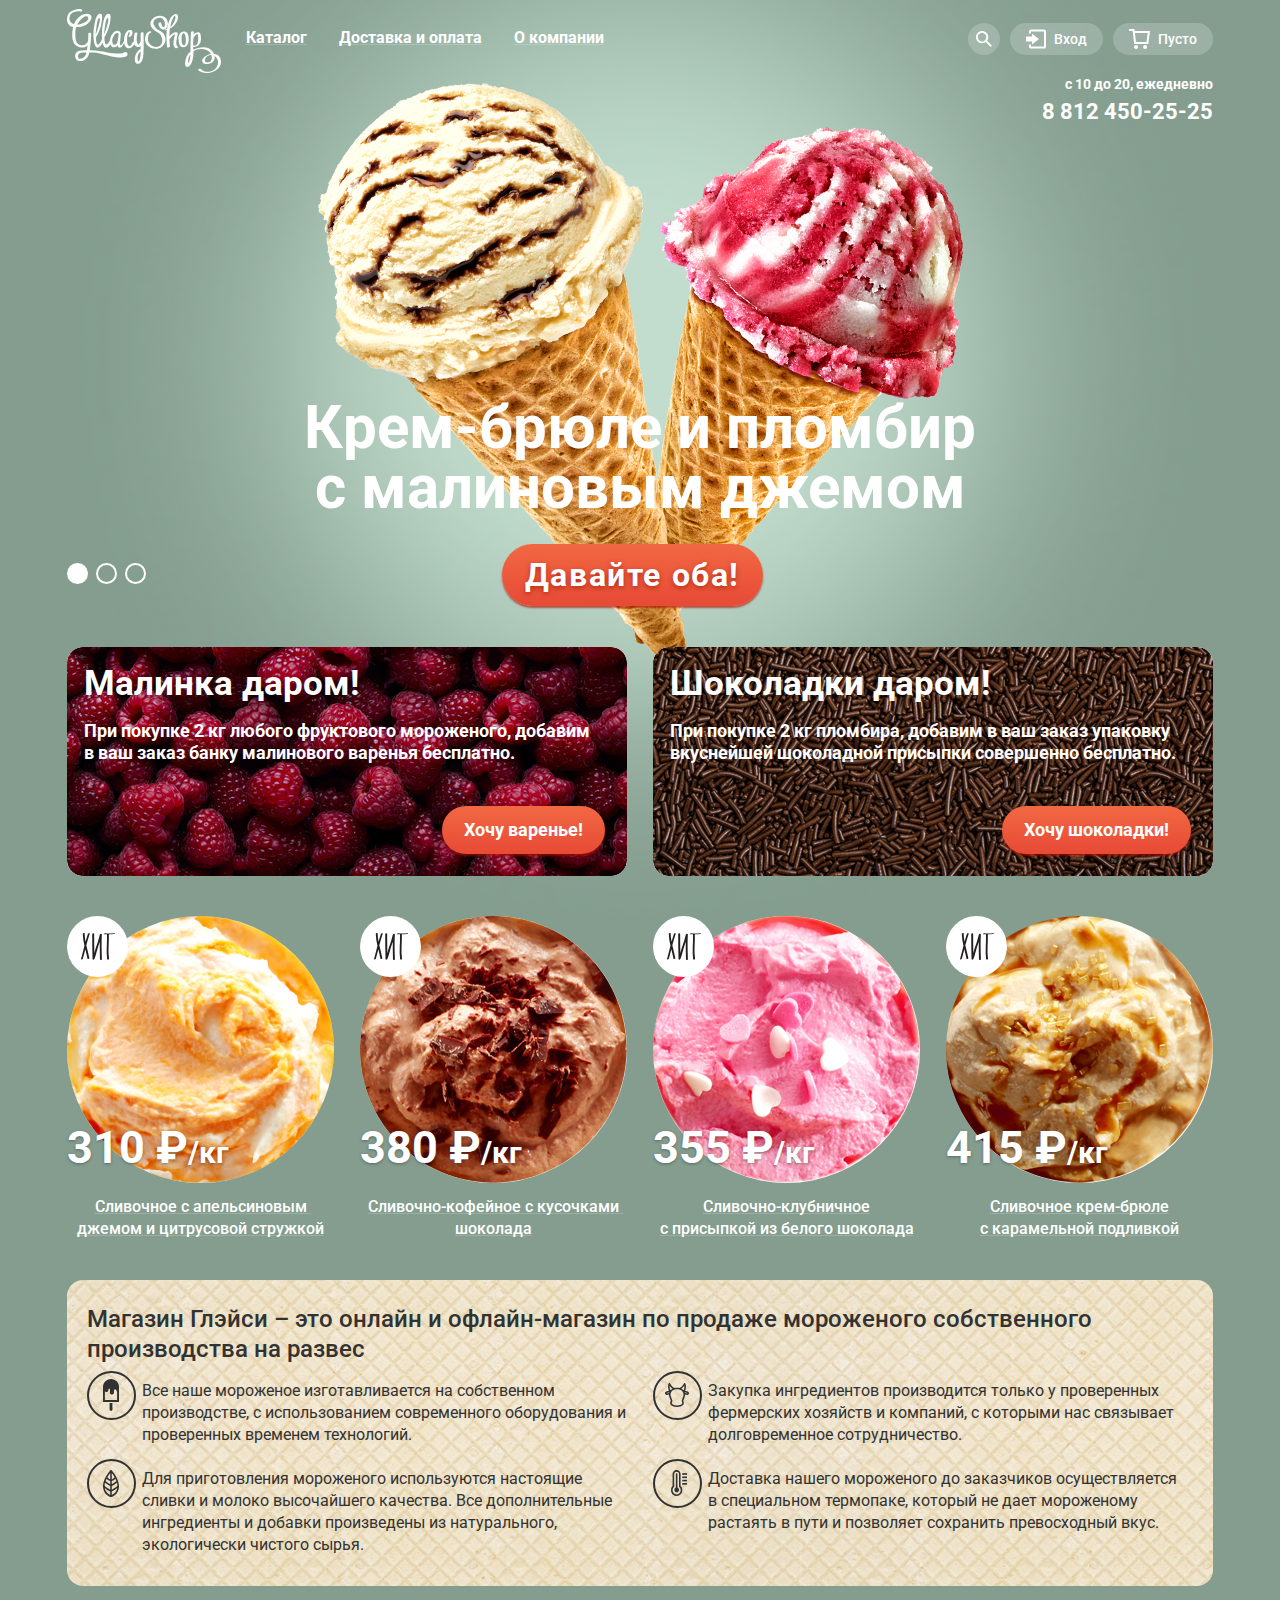
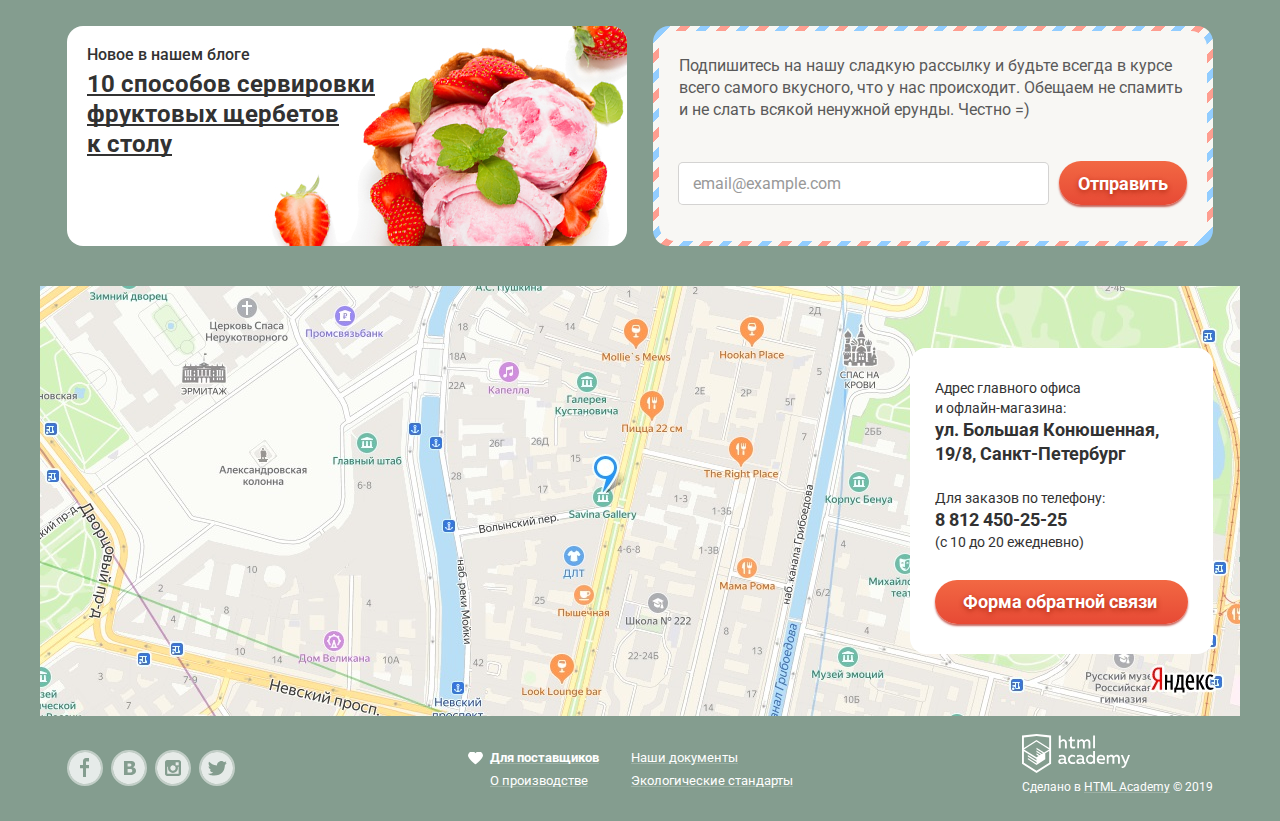
<file: index.html>
<!DOCTYPE html>
<html class="page" lang="ru">
  <head>
    <meta charset="utf-8">
	<title>HTML Academy: Глейси</title>
	<link href="https://fonts.googleapis.com/css2?family=Roboto:wght@400;500;700&display=swap" rel="stylesheet">
	<link href="css/normalize.min.css" rel="stylesheet">
	<link href="css/style.min.css" rel="stylesheet">
  </head>
  <body class="page-body slider-content-1">
	
	<header class="main-header">
		<div class="wrapper">
			<nav class="main-nav">

				<div class="main-nav-top">
					<a class="main-header-logo">
						<img src="img/logo.svg" width="154" height="64" alt="Логотип магазина мороженого Глэйси">
					</a>
		
					<ul class="site-nav">
						<li class="site-nav-item menu-catalog">
							<a href="blank.html">Каталог</a>
							<ul class="popup submenu-catalog">
								<li class="submenu-catalog-item new"><a href="blank.html">Новинки</a></li>
								<li class="submenu-catalog-item"><a href="catalog.html">Сливочное</a></li>
								<li class="submenu-catalog-item"><a href="blank.html">Щербеты</a></li>
								<li class="submenu-catalog-item"><a href="blank.html">Фруктовый лед</a></li>
								<li class="submenu-catalog-item"><a href="blank.html">Мелорин</a></li>
							</ul>
						</li>
						<li class="site-nav-item"><a href="blank.html">Доставка и оплата</a></li>
						<li class="site-nav-item"><a href="blank.html">О компании</a></li>
					</ul>
		
					<div class="user-wrapper">
						<div class="user-wrapper-item search-wrapper">
							<a class="user-wrapper-item-button search" href="blank.html">
								<svg aria-hidden="true" focusable="false" width="16" height="16" viewBox="0 0 16 16" fill="none" xmlns="http://www.w3.org/2000/svg">
									<path d="M16 14.6652L11.0785 9.73294C11.9827 8.48188 12.3826 6.93501 12.1984 5.40134C12.0141 3.86767 11.2594 2.4601 10.0848 1.45982C8.91022 0.45954 7.40233 -0.0598191 5.86234 0.00548954C4.32234 0.0707982 2.86363 0.715967 1.77757 1.81212C0.691516 2.90827 0.0580813 4.3747 0.0038002 5.91849C-0.050481 7.46228 0.478388 8.96976 1.48476 10.1398C2.49113 11.3098 3.90092 12.0563 5.43251 12.2301C6.96409 12.4039 8.50472 11.9922 9.74663 11.0772L14.6586 16L16 14.6652ZM6.08152 10.3767C5.24079 10.3767 4.41895 10.1268 3.71991 9.65874C3.02087 9.19063 2.47604 8.5253 2.15431 7.74687C1.83258 6.96844 1.7484 6.11188 1.91241 5.28551C2.07643 4.45913 2.48128 3.70006 3.07576 3.10427C3.67024 2.50849 4.42766 2.10276 5.25223 1.93838C6.0768 1.77401 6.93149 1.85837 7.70822 2.1808C8.48495 2.50324 9.14883 3.04927 9.61591 3.74983C10.083 4.4504 10.3323 5.27404 10.3323 6.11661C10.3298 7.24568 9.88115 8.3278 9.08451 9.12618C8.28788 9.92456 7.20813 10.3742 6.08152 10.3767Z" fill="white"/>
								</svg>
								<span class="visually-hidden">Поиск</span>
							</a>
							<div class="popup popup-search">
								<form action="#" method="get">
									<label class="visually-hidden" for="search-field">Поиск</label>
									<input class="input-field" type="search" name="search" id="search-field" placeholder="Крем-брюле">
								</form>
							</div>
						</div>
	
						<div class="user-wrapper-item login-wrapper">
							<a class="user-wrapper-item-button login-link" href="blank.html">
								<svg aria-hidden="true" focusable="false" width="20" height="20" viewBox="0 0 20 19" fill="none" xmlns="http://www.w3.org/2000/svg">
									<path d="M6.04 14.88L12.96 9.5L6.04 4.13V7.04H0V11.96H6.04V14.88Z" fill="white"/>
									<path d="M18 0H5C4.46957 0 3.96086 0.210714 3.58579 0.585786C3.21071 0.960859 3 1.46957 3 2V4H5V2H18V17H5V15H3V17C3 17.5304 3.21071 18.0391 3.58579 18.4142C3.96086 18.7893 4.46957 19 5 19H18C18.5304 19 19.0391 18.7893 19.4142 18.4142C19.7893 18.0391 20 17.5304 20 17V2C20 1.46957 19.7893 0.960859 19.4142 0.585786C19.0391 0.210714 18.5304 0 18 0Z" fill="white"/>
								</svg>
								Вход
							</a>
							<div class="popup popup-login">
								<form class="login-form" action="#" method="post">
									<label class="visually-hidden" for="login-email">Электронная почта</label>
									<input class="input-field" type="email" name="login" id="login-email" placeholder="email@example.com" required>
									<label class="visually-hidden" for="login-password">Пароль</label>
									<input class="input-field" type="password" name="password" id="login-password" placeholder="......" required>
									<div class="login-form-bottom">
										<button class="button login-button" type="submit">Войти</button>
										<div class="login-form-help">
											<a class="restore link-dark" href="blank.html">Забыли пароль?</a>
											<a class="registration link-dark" href="blank.html">Новая регистрация</a>
										</div>
									</div>
								</form>							
							</div>
						</div>
	
						<div class="user-wrapper-item cart-wrapper">
							<a class="user-wrapper-item-button cart">
								<svg aria-hidden="true" focusable="false" width="21" height="20" viewBox="0 0 21 20" fill="none" xmlns="http://www.w3.org/2000/svg">
									<path d="M7.03359 20C8.14664 20 9.04894 19.1046 9.04894 18C9.04894 16.8954 8.14664 16 7.03359 16C5.92054 16 5.01823 16.8954 5.01823 18C5.01823 19.1046 5.92054 20 7.03359 20Z" fill="white"/>
									<path d="M16.1027 20C17.2157 20 18.118 19.1046 18.118 18C18.118 16.8954 17.2157 16 16.1027 16C14.9896 16 14.0873 16.8954 14.0873 18C14.0873 19.1046 14.9896 20 16.1027 20Z" fill="white"/>
									<path d="M5.70345 2L5.46161 0H0V2H3.66795L5.17946 15H19.2869L21 2H5.70345ZM17.5034 13H6.97313L5.96545 4H18.6924L17.5034 13Z" fill="white"/>
									<path class="cart-icon-content" d="M5.93506 4.03003L6.97297 13H17.5032L18.6923 4.03003H5.93506Z" fill="none"/>
								</svg>															
								<span class="cart-text">Пусто</span>
							</a>
							<div class="popup popup-cart">
								<table class="cart-table">
									<tbody>
										<tr>
											<td class="cell-remove-button">
												<button class="cart-remove" type="button" aria-label="Удалить"></button>
											</td>
											<td class="cell-cart-image">
												<img src="img/creamy-orange-jam-citrus-flakes.jpg" width="33" height="33" alt="Мороженое пломбир с апельсиновым джемом">
											</td>
											<td class="cell-cart-item-name">
												Пломбир с апельсиновым джемом
											</td>
											<td class="cell-price-calculation">
												1,5 кг х <span class="price-per-kg">200 руб.</span>
											</td>
											<td class="cell-total-item-price">
												300 руб.
											</td>
										</tr>
	
										<tr>
											<td class="cell-remove-button">
												<button class="cart-remove" type="button" aria-label="Удалить"></button>
											</td>
											<td class="cell-cart-image">
												<img src="img/creamy-strawberry-white-chocolate-powder.jpg" width="33" height="33" alt="Мороженое клубничный пломбир с присыпкой из белого шоколада в виде сердечек">
											</td>
											<td class="cell-cart-item-name">
												Клубничный пломбир с присыпкой<br>из белого шоколада
											</td>
											<td class="cell-price-calculation">
												1,5 кг х <span class="price-per-kg">300 руб.</span>
											</td>
											<td class="cell-total-item-price">
												450 руб.
											</td>
										</tr>
									</tbody>
								</table>
								<p class="final-price">Итого: 750 руб.</p>
								<a class="button checkout-link" href="blank.html">Оформить заказ</a>
							</div>
						</div>
					</div>
				</div>
	
				<div class="main-nav-bottom site-info-wrapper">
					<p>с 10 до 20, ежедневно</p>
					<a class="site-info-phone" href="tel:88124502525">8 812 450-25-25</a>
				</div>
	
			</nav>
		</div>
	</header>
	
	<main>
		<div class="wrapper">
			<h1 class="visually-hidden">Магазин мороженого Глэйси</h1>		

			<div class="slider">
				<div class="slider-content-wrapper">
					<div class="slider-content current">
						<p class="slider-text">Крем-брюле и пломбир с малиновым джемом</p>
						<a class="button slider-button text-shadow" href="blank.html">Давайте оба!</a>
					</div>
					<div class="slider-content">
						<p class="slider-text">Шоколадный пломбир<br>и лимонный сорбет</p>
						<a class="button slider-button text-shadow" href="blank.html">Давайте оба!</a>
					</div>
					<div class="slider-content">
						<p class="slider-text">Пломбир с помадкой<br>и клубничный щербет</p>
						<a class="button slider-button text-shadow" href="blank.html">Давайте оба!</a>
					</div>
				</div>
				<div class="slider-controls">
					<button class="current" type="button" aria-label="Первый слайд"></button>
					<button type="button" aria-label="Второй слайд"></button>
					<button type="button" aria-label="Третий слайд"></button>
				</div>
			</div>

			<section class="promo">
				<h2 class="visually-hidden">Акции</h2>
				<ul class="promo-list">
					<li class="promo-item">
						<h3>Малинка даром!</h3>
						<p>При покупке 2 кг любого фруктового мороженого, добавим <br>в ваш заказ банку малинового варенья бесплатно.</p>
						<a class="button promo-button" href="blank.html">Хочу варенье!</a>
					</li>
					<li class="promo-item">
						<h3>Шоколадки даром!</h3>
						<p>При покупке 2 кг пломбира, добавим в ваш заказ упаковку вкуснейшей шоколадной присыпки совершенно бесплатно.</p>
						<a class="button promo-button" href="blank.html">Хочу шоколадки!</a>
					</li>
				</ul>
			</section>

			<section class="hits">
				<h2 class="visually-hidden">Хиты</h2>
				<ul class="catalog-list">
					<li class="hits-item catalog-item" aria-label="Хит">
						<a href="blank.html">
							<h3>Сливочное с апельсиновым джемом и цитрусовой стружкой</h3>
							<div class="catalog-image">
								<img src="img/creamy-orange-jam-citrus-flakes.jpg" width="267" height="267" alt="Сливочное мороженое с апельсиновым джемом и цитрусовой стружкой">
								<p class="catalog-item-price">310 ₽<span>/кг</span></p>
							</div>
						</a>
						<button class="button" type="button">Быстрый просмотр</button>
					</li>
					<li class="hits-item catalog-item" aria-label="Хит">
						<a href="blank.html">
							<h3>Сливочно-кофейное с кусочками шоколада</h3>
							<div class="catalog-image">
								<img src="img/creamy-coffee-chocolate-pieces.jpg" width="267" height="267" alt="Сливочно-кофейное мороженое с кусочками шоколада">
								<p class="catalog-item-price">380 ₽<span>/кг</span></p>
							</div>
						</a>						
						<button class="button" type="button">Быстрый просмотр</button>
					</li>
					<li class="hits-item catalog-item" aria-label="Хит">
						<a href="blank.html">
							<h3>Сливочно-клубничное&#10;с присыпкой из белого шоколада</h3>
							<div class="catalog-image">
								<img src="img/creamy-strawberry-white-chocolate-powder.jpg" width="267" height="267" alt="Сливочно-клубничное мороженое с присыпкой из белого шоколада в форме сердечек">
								<p class="catalog-item-price">355 ₽<span>/кг</span></p>
							</div>
						</a>					
						<button class="button" type="button">Быстрый просмотр</button>
					</li>
					<li class="hits-item catalog-item" aria-label="Хит">
						<a href="blank.html">
							<h3>Сливочное крем-брюле&#10;с карамельной подливкой</h3>
							<div class="catalog-image">
								<img src="img/creamy-creme-brulee-caramel-sauce.jpg" width="267" height="267" alt="Сливочное крем-брюле с карамельной подливкой">
								<p class="catalog-item-price">415 ₽<span>/кг</span></p>
							</div>
						</a>
						<button class="button" type="button">Быстрый просмотр</button>
					</li>
				</ul>
			</section>

			<section class="features">
				<h2 class="visually-hidden">Преимущества</h2>
				<p class="features-title">Магазин Глэйси – это онлайн и офлайн-магазин по продаже мороженого собственного производства на развес</p>
				<ul class="features-list">
					<li class="features-item icecream">Все наше мороженое изготавливается на собственном производстве, с использованием современного оборудования и проверенных временем технологий.</li>
					<li class="features-item eco">Закупка ингредиентов производится только у проверенных фермерских хозяйств и компаний, с которыми нас связывает долговременное сотрудничество.</li>
					<li class="features-item cow">Для приготовления мороженого используются настоящие сливки и молоко высочайшего качества. Все дополнительные ингредиенты и добавки произведены из натурального, экологически чистого сырья.</li>
					<li class="features-item temperature">Доставка нашего мороженого до заказчиков осуществляется<br> в специальном термопаке, который не дает мороженому растаять в пути и позволяет сохранить превосходный вкус.</li>
				</ul>
			</section>

			<div class="index-column">
				<article class="news">
					<h2 class="news-title">Новое в нашем блоге</h2>
					<a class="news-link link-dark" href="blank.html">10 способов сервировки <br>фруктовых щербетов <br>к столу</a>
				</article>
		
				<article class="appointment">
					<h2 class="visually-hidden">Подписка</h2>
					<p class="appointment-info">Подпишитесь на нашу сладкую рассылку и будьте всегда в курсе всего самого вкусного, что у нас происходит. Обещаем не спамить и не слать всякой ненужной ерунды. Честно =)</p>
					<form class="appointment-form" action="#" method="post">
						<label class="visually-hidden" for="email-field">Электронная почта</label>
						<input class="input-field appointment-input" type="email" name="email" id="email-field" placeholder="email@example.com">
						<button class="button text-shadow" type="submit">Отправить</button>
					</form>
				</article>
			</div>
		</div>

		<section class="contacts">
			<h2 class="visually-hidden">Контактная информация</h2>
			<iframe src="https://yandex.ru/map-widget/v1/?um=constructor%3A5ae12363a29c06c90c9938c125b52294bc91f0bd30602f943e3e665a84178cf3&amp;source=constructor" height="430"></iframe>
			<div class="wrapper contacts-info-wrapper">
				<div class="contacts-info">
					<p class="contacts-address">
						Адрес главного офиса<br> и офлайн-магазина:<br>
						<span>ул. Большая Конюшенная, 19/8, Санкт-Петербург</span>
					</p>
					<p>
						Для заказов по телефону:<br>
						<a class="contacts-phone" href="tel:88124502525">8 812 450-25-25</a><br>
						(с 10 до 20 ежедневно)
					</p>
					<a class="button contacts-button text-shadow" href="blank.html">Форма обратной связи</a>
				</div>
			</div>
		</section>
	</main>
	
	<footer class="page-footer main-footer">

		<div class="wrapper">
			<div class="main-footer-inner">
				<section class="footer-socials">
					<h2 class="visually-hidden">Социальные сети</h2>
					<ul class="footer-social-list">
						<li>
							<a class="social-button" href="#">
								<span class="visually-hidden">Фейсбук</span>
								<svg aria-hidden="true" focusable="false" width="36" height="36" viewBox="0 0 36 36" fill="none" xmlns="http://www.w3.org/2000/svg">
									<path class="social-button-outline" d="M18 35C27.3888 35 35 27.3888 35 18C35 8.61116 27.3888 1 18 1C8.61116 1 1 8.61116 1 18C1 27.3888 8.61116 35 18 35Z" stroke="white" stroke-opacity="0.5" stroke-width="2"/>
									<path class="social-button-icon" d="M18 2C14.8355 2 11.7421 2.93838 9.11088 4.69649C6.4797 6.45459 4.42894 8.95345 3.21793 11.8771C2.00693 14.8007 1.69008 18.0177 2.30744 21.1214C2.92481 24.2251 4.44866 27.0761 6.6863 29.3137C8.92394 31.5513 11.7749 33.0752 14.8786 33.6926C17.9823 34.3099 21.1993 33.9931 24.1229 32.7821C27.0466 31.5711 29.5454 29.5203 31.3035 26.8891C33.0616 24.2579 34 21.1645 34 18C34 13.7565 32.3143 9.68687 29.3137 6.68629C26.3131 3.68571 22.2435 2 18 2ZM22.06 11.45H19V14.9H22V18.34H19V27H16V18.34H13V14.9H16V11.45C15.9449 10.5957 16.2291 9.75426 16.7908 9.1083C17.3525 8.46234 18.1464 8.06407 19 8H22V11.45H22.06Z" fill="white" fill-opacity="0.8"/>
								</svg>						
							</a>
						</li>
						<li>
							<a class="social-button" href="#">
								<span class="visually-hidden">Вконтакте</span>
								<svg aria-hidden="true" focusable="false" width="36" height="36" viewBox="0 0 36 36" fill="none" xmlns="http://www.w3.org/2000/svg">
									<path class="social-button-outline" d="M18 35C27.3888 35 35 27.3888 35 18C35 8.61116 27.3888 1 18 1C8.61116 1 1 8.61116 1 18C1 27.3888 8.61116 35 18 35Z" stroke="white" stroke-opacity="0.5" stroke-width="2"/>
									<path d="M18.64 16.49C18.9652 16.4904 19.2875 16.4293 19.59 16.31C19.8645 16.2077 20.0922 16.0085 20.23 15.75C20.3343 15.4964 20.3854 15.2241 20.38 14.95C20.376 14.7057 20.3143 14.4659 20.2 14.25C20.0714 14.0066 19.8523 13.8235 19.59 13.74C19.2687 13.627 18.9306 13.5695 18.59 13.57H16.59V16.57H17.16C17.75 16.52 18.24 16.51 18.64 16.49Z" fill="white" fill-opacity="0.8"/>
									<path d="M20.12 19.08C19.751 19.0101 19.3752 18.9832 19 19H16.61V22.5H19.06C19.4757 22.4953 19.8865 22.4104 20.27 22.25C20.591 22.1392 20.8632 21.9199 21.04 21.63C21.1865 21.3527 21.2621 21.0436 21.26 20.73C21.2753 20.3782 21.1848 20.0298 21 19.73C20.7922 19.4167 20.4806 19.1865 20.12 19.08Z" fill="white" fill-opacity="0.8"/>
									<path class="social-button-icon" d="M18 2C14.8355 2 11.7421 2.93838 9.11088 4.69649C6.4797 6.45459 4.42894 8.95345 3.21793 11.8771C2.00693 14.8007 1.69008 18.0177 2.30744 21.1214C2.92481 24.2251 4.44866 27.0761 6.6863 29.3137C8.92394 31.5513 11.7749 33.0752 14.8786 33.6926C17.9823 34.3099 21.1993 33.9931 24.1229 32.7821C27.0466 31.5711 29.5454 29.5203 31.3035 26.8891C33.0616 24.2579 34 21.1645 34 18C34 13.7565 32.3143 9.68687 29.3137 6.68629C26.3131 3.68571 22.2435 2 18 2ZM24.6 22.53C24.3376 23.056 23.9537 23.5119 23.48 23.86C22.9342 24.2714 22.3122 24.5705 21.65 24.74C20.8286 24.9383 19.9848 25.029 19.14 25.01H13V11H18.45C19.2781 10.9868 20.1063 11.0235 20.93 11.11C21.473 11.194 21.9994 11.3627 22.49 11.61C22.9868 11.8462 23.4013 12.2258 23.68 12.7C23.9455 13.1728 24.0801 13.7079 24.07 14.25C24.0819 14.8916 23.8931 15.5209 23.53 16.05C23.1452 16.588 22.6142 17.0045 22 17.25V17.32C22.8272 17.4588 23.5898 17.8541 24.18 18.45C24.7295 19.0712 25.0163 19.8815 24.98 20.71C25.0043 21.3386 24.8738 21.9636 24.6 22.53Z" fill="white" fill-opacity="0.8"/>
								</svg>	
							</a>
						</li>
						<li>
							<a class="social-button" href="#">
								<span class="visually-hidden">Инстаграм</span>
								<svg aria-hidden="true" focusable="false" width="36" height="36" viewBox="0 0 36 36" fill="none" xmlns="http://www.w3.org/2000/svg">
									<path class="social-button-outline" d="M18 35C27.3888 35 35 27.3888 35 18C35 8.61116 27.3888 1 18 1C8.61116 1 1 8.61116 1 18C1 27.3888 8.61116 35 18 35Z" stroke="white" stroke-opacity="0.5" stroke-width="2"/>
									<g class="social-button-icon" opacity="0.8">
										<path d="M22.92 18C22.92 19.3155 22.3974 20.5771 21.4673 21.5072C20.5371 22.4374 19.2755 22.96 17.96 22.96C16.6445 22.96 15.3829 22.4374 14.4528 21.5072C13.5226 20.5771 13 19.3155 13 18C13.001 17.6158 13.048 17.233 13.14 16.86H12.24V23.7H23.64V16.86H22.74C22.8406 17.2325 22.901 17.6147 22.92 18Z" fill="white"/>
										<path d="M18 20.66C18.5252 20.656 19.0375 20.4967 19.4723 20.202C19.9071 19.9073 20.245 19.4905 20.4432 19.0042C20.6415 18.5178 20.6913 17.9836 20.5864 17.4689C20.4816 16.9542 20.2266 16.4821 19.8539 16.1121C19.4811 15.7421 19.0071 15.4908 18.4916 15.3897C17.9762 15.2887 17.4424 15.3425 16.9575 15.5445C16.4726 15.7464 16.0584 16.0873 15.7669 16.5243C15.4755 16.9613 15.32 17.4748 15.32 18C15.3213 18.3506 15.3917 18.6976 15.5271 19.021C15.6625 19.3444 15.8602 19.638 16.1091 19.8851C16.358 20.1321 16.653 20.3276 16.9775 20.4606C17.3019 20.5936 17.6494 20.6613 18 20.66Z" fill="white"/>
										<path d="M23.68 12.3H20.64V15.34H23.68V12.3Z" fill="white"/>
										<path d="M18 2C14.8355 2 11.7421 2.93838 9.11088 4.69649C6.4797 6.45459 4.42894 8.95345 3.21793 11.8771C2.00693 14.8007 1.69008 18.0177 2.30744 21.1214C2.92481 24.2251 4.44866 27.0761 6.6863 29.3137C8.92394 31.5513 11.7749 33.0752 14.8786 33.6926C17.9823 34.3099 21.1993 33.9931 24.1229 32.7821C27.0466 31.5711 29.5454 29.5203 31.3035 26.8891C33.0616 24.2579 34 21.1645 34 18C34 13.7565 32.3143 9.68687 29.3137 6.68629C26.3131 3.68571 22.2435 2 18 2ZM26 23.7C26.0027 24.0045 25.9444 24.3064 25.8285 24.588C25.7127 24.8696 25.5416 25.1251 25.3253 25.3395C25.1091 25.5539 24.8521 25.7228 24.5695 25.8362C24.2869 25.9497 23.9845 26.0054 23.68 26H12.28C11.9793 25.9987 11.6818 25.9382 11.4044 25.8219C11.1271 25.7056 10.8754 25.5358 10.6637 25.3222C10.4519 25.1086 10.2844 24.8554 10.1705 24.5771C10.0566 24.2988 9.99869 24.0007 10 23.7V12.3C9.99869 11.9993 10.0566 11.7012 10.1705 11.4229C10.2844 11.1446 10.4519 10.8914 10.6637 10.6778C10.8754 10.4642 11.1271 10.2944 11.4044 10.1781C11.6818 10.0618 11.9793 10.0013 12.28 10H23.67C23.9749 9.99467 24.2778 10.0503 24.561 10.1636C24.8441 10.2769 25.1017 10.4457 25.3188 10.6599C25.5358 10.8742 25.7079 11.1296 25.8249 11.4112C25.9418 11.6929 26.0014 11.995 26 12.3V23.7Z" fill="white"/>
									</g>
								</svg>					
							</a>
						</li>
						<li>
							<a class="social-button" href="#">
								<span class="visually-hidden">Твиттер</span>
								<svg aria-hidden="true" focusable="false" width="36" height="36" viewBox="0 0 36 36" fill="none" xmlns="http://www.w3.org/2000/svg">
									<path class="social-button-outline" d="M18 35C27.3888 35 35 27.3888 35 18C35 8.61116 27.3888 1 18 1C8.61116 1 1 8.61116 1 18C1 27.3888 8.61116 35 18 35Z" stroke="white" stroke-opacity="0.5" stroke-width="2"/>
									<path class="social-button-icon" d="M18 2C14.8355 2 11.7421 2.93838 9.11088 4.69649C6.4797 6.45459 4.42894 8.95345 3.21793 11.8771C2.00693 14.8007 1.69008 18.0177 2.30744 21.1214C2.92481 24.2251 4.44866 27.0761 6.6863 29.3137C8.92394 31.5513 11.7749 33.0752 14.8786 33.6926C17.9823 34.3099 21.1993 33.9931 24.1229 32.7821C27.0466 31.5711 29.5454 29.5203 31.3035 26.8891C33.0616 24.2579 34 21.1645 34 18C34 13.7565 32.3143 9.68687 29.3137 6.68629C26.3131 3.68571 22.2435 2 18 2ZM25.94 14.81C25.69 21.33 22.48 25.64 14.94 25.51H14.46C14.01 25.51 9.91001 25.07 9.11001 23.69C10.8989 23.9555 12.7228 23.5494 14.23 22.55C13.18 22.26 11.31 22.09 10.98 19.7C11.3928 19.8642 11.8441 19.9058 12.28 19.82C11 19 9.53001 18.3 9.61001 16.17C10.028 16.4893 10.5445 16.652 11.07 16.63C10.3 16.4 8.92001 13.39 10.07 11.85C12.07 13.64 14.14 15.33 17.87 15.49C18.1 13.28 19.11 11.79 21.04 11.17C21.7375 10.9333 22.4908 10.9157 23.1986 11.1195C23.9065 11.3232 24.5351 11.7387 25 12.31C25.74 12.08 26.45 11.84 27.19 11.62C27.1758 11.9571 27.0846 12.2865 26.9234 12.5829C26.7622 12.8793 26.5353 13.1349 26.26 13.33C26.5167 13.3601 26.7768 13.3336 27.0221 13.2524C27.2674 13.1712 27.492 13.0372 27.68 12.86C27.5628 13.2985 27.3443 13.7034 27.0421 14.0421C26.7399 14.3808 26.3624 14.6438 25.94 14.81Z" fill="white" fill-opacity="0.8"/>
								</svg>			
							</a>
						</li>
					</ul>
				</section>
				<section class="footer-additional">
					<h2 class="visually-hidden">Дополнительная информация</h2>
					<a class="link-light favorites" href="blank.html">Для поставщиков</a>
					<a class="link-light" href="blank.html">Наши документы</a>
					<a class="link-light" href="blank.html">О производстве</a>
					<a class="link-light" href="blank.html">Экологические стандарты</a>
				</section>
				<div class="footer-copyright">
					<a href="https://htmlacademy.ru/intensive/htmlcss">
						<img src="img/logo-site-developer.svg" width="108" height="39" alt="Логотип HTML Academy">
					</a>
					<p>Сделано в <a class="link-light" href="https://htmlacademy.ru/intensive/htmlcss">HTML Academy</a> © 2019</p>
				</div>
			</div>
		</div>	

	</footer>

	<div class="overlay overlay-feedback">
		<section class="modal modal-feedback">
			<h2 class="visually-hidden">Обратная связь</h2>
			<button class="modal-close" type="button" aria-label="Закрыть"></button>
			<p class="modal-title">Мы обязательно вам ответим!</p>
			<form class="modal-feedback-form" action="https://echo.htmlacademy.ru/" method="post">
				<label class="visually-hidden" for="feedback-username">Имя и фамилия</label>
				<input class="input-field modal-feedback-username" type="text" name="username" id="feedback-username" placeholder="Имя Фамилия">
				<label class="visually-hidden" for="feedback-email">Электронная почта</label>
				<input class="input-field modal-feedback-email" type="email" name="email" id="feedback-email" placeholder="email@example.com">
				<label class="visually-hidden" for="feedback-text-field">Текст обратной связи</label>
				<textarea class="input-field modal-feedback-text" name="feedback-text" id="feedback-text-field" placeholder="В свободной форме"></textarea>
				<button class="button submit-button" type="submit">Отправить</button>
			</form>	
		</section>
	</div>

	<script src="js/script.min.js"></script>

  </body>
</html>
</file>
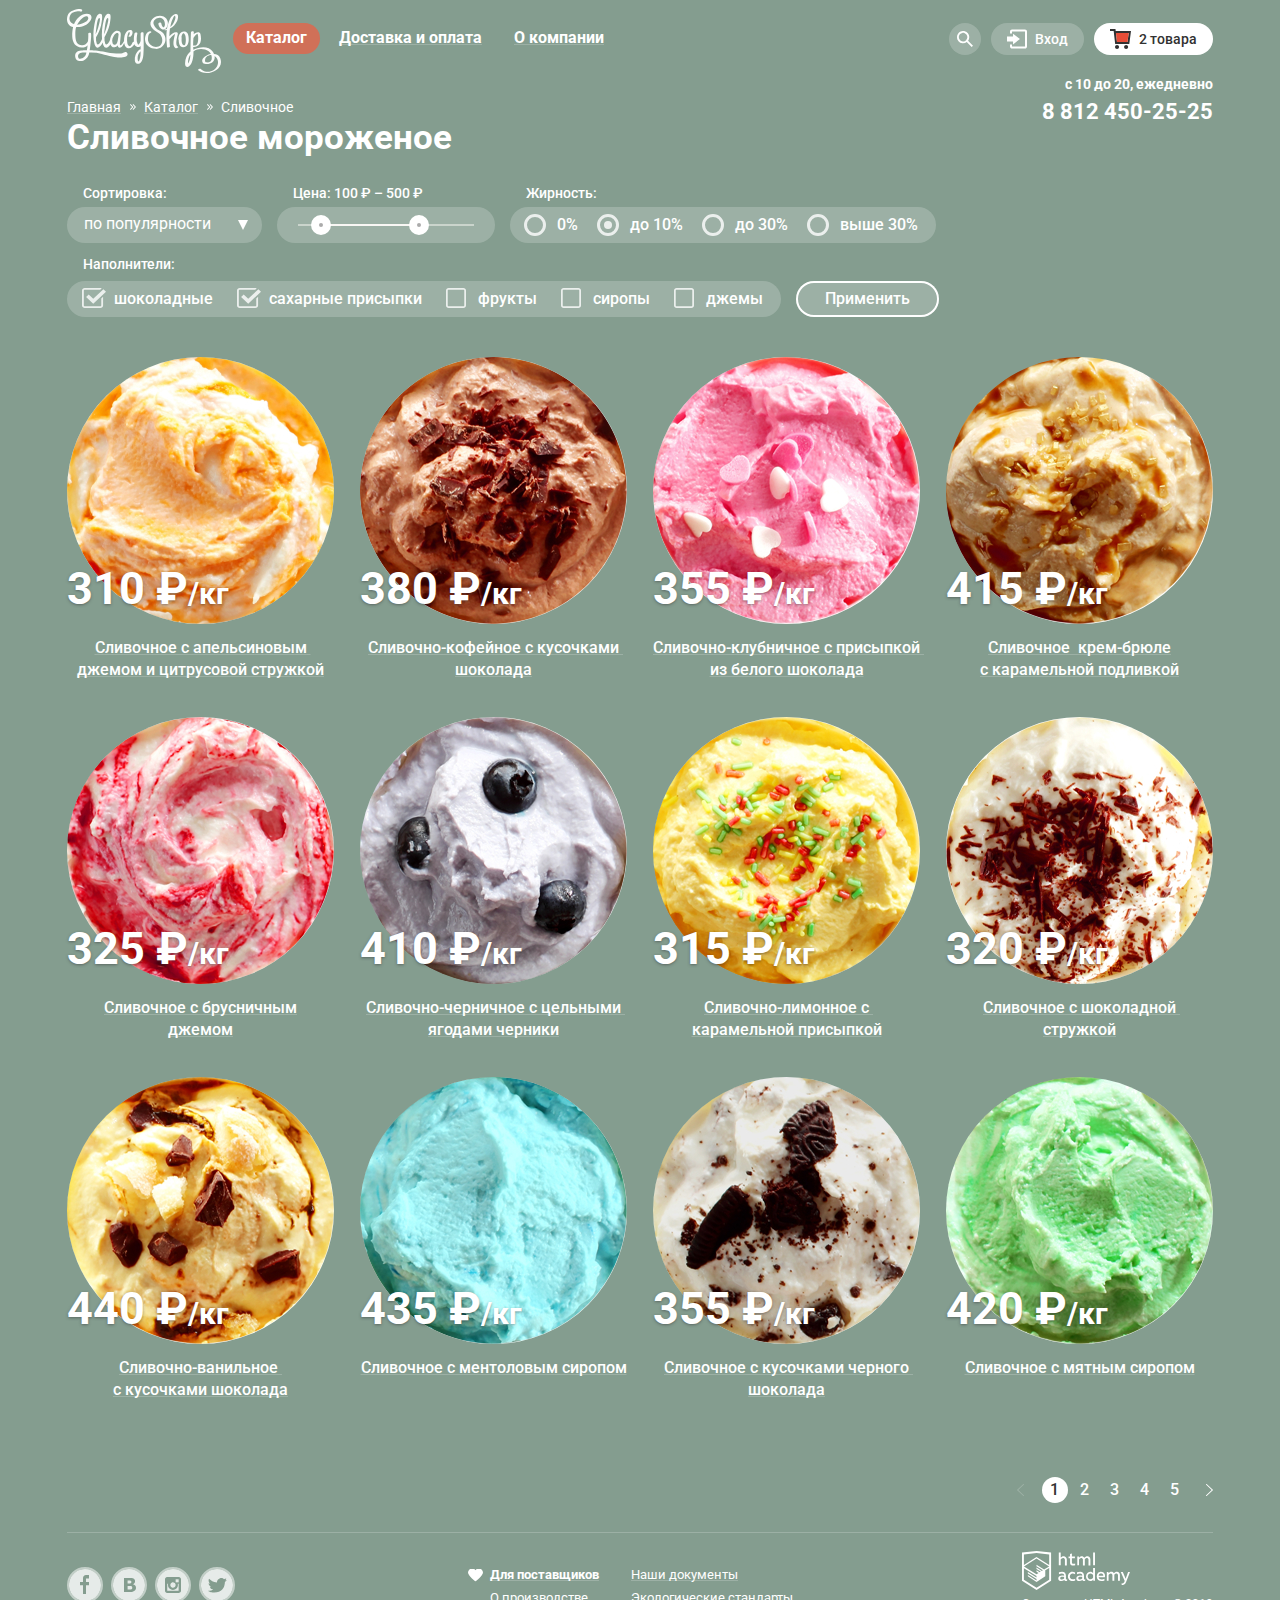
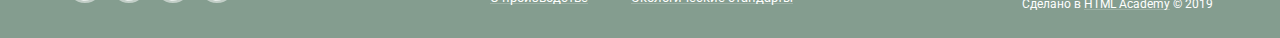
<file: catalog.html>
<!DOCTYPE html>
<html class="page" lang="ru">
  <head>
    <meta charset="utf-8">
	<title>HTML Academy: Каталог — Глейси</title>
	<link href="https://fonts.googleapis.com/css2?family=Roboto:wght@400;500;700&display=swap" rel="stylesheet">
	<link href="css/normalize.min.css" rel="stylesheet">
	<link href="css/style.min.css" rel="stylesheet">
  </head>
  <body class="page-body inner-page slider-content-1">
  
	<header class="main-header">
		<div class="wrapper">
			<nav class="main-nav">

				<div class="main-nav-top">
					<a class="main-header-logo" href="index.html">
						<img src="img/logo.svg" width="154" height="64" alt="Логотип магазина мороженого Глэйси">
					</a>
		
					<ul class="site-nav">
						<li class="site-nav-item menu-catalog current">
							<a href="blank.html">Каталог</a>
							<ul class="popup submenu-catalog">
								<li class="submenu-catalog-item new"><a href="blank.html">Новинки</a></li>
								<li class="submenu-catalog-item"><a href="catalog.html">Сливочное</a></li>
								<li class="submenu-catalog-item"><a href="blank.html">Щербеты</a></li>
								<li class="submenu-catalog-item"><a href="blank.html">Фруктовый лед</a></li>
								<li class="submenu-catalog-item"><a href="blank.html">Мелорин</a></li>
							</ul>
						</li>
						<li class="site-nav-item"><a href="blank.html">Доставка и оплата</a></li>
						<li class="site-nav-item"><a href="blank.html">О компании</a></li>
					</ul>
		
					<div class="user-wrapper">
						<div class="user-wrapper-item search-wrapper">
							<a class="user-wrapper-item-button search" href="blank.html">
								<svg aria-hidden="true" focusable="false" width="16" height="16" viewBox="0 0 16 16" fill="none" xmlns="http://www.w3.org/2000/svg">
									<path d="M16 14.6652L11.0785 9.73294C11.9827 8.48188 12.3826 6.93501 12.1984 5.40134C12.0141 3.86767 11.2594 2.4601 10.0848 1.45982C8.91022 0.45954 7.40233 -0.0598191 5.86234 0.00548954C4.32234 0.0707982 2.86363 0.715967 1.77757 1.81212C0.691516 2.90827 0.0580813 4.3747 0.0038002 5.91849C-0.050481 7.46228 0.478388 8.96976 1.48476 10.1398C2.49113 11.3098 3.90092 12.0563 5.43251 12.2301C6.96409 12.4039 8.50472 11.9922 9.74663 11.0772L14.6586 16L16 14.6652ZM6.08152 10.3767C5.24079 10.3767 4.41895 10.1268 3.71991 9.65874C3.02087 9.19063 2.47604 8.5253 2.15431 7.74687C1.83258 6.96844 1.7484 6.11188 1.91241 5.28551C2.07643 4.45913 2.48128 3.70006 3.07576 3.10427C3.67024 2.50849 4.42766 2.10276 5.25223 1.93838C6.0768 1.77401 6.93149 1.85837 7.70822 2.1808C8.48495 2.50324 9.14883 3.04927 9.61591 3.74983C10.083 4.4504 10.3323 5.27404 10.3323 6.11661C10.3298 7.24568 9.88115 8.3278 9.08451 9.12618C8.28788 9.92456 7.20813 10.3742 6.08152 10.3767Z" fill="white"/>
								</svg>
								<span class="visually-hidden">Поиск</span>
							</a>
							<div class="popup popup-search">
								<form action="#" method="get">
									<label class="visually-hidden" for="search-field">Поиск</label>
									<input class="input-field" type="search" name="search" id="search-field" placeholder="Крем-брюле">
								</form>
							</div>
						</div>
	
						<div class="user-wrapper-item login-wrapper">
							<a class="user-wrapper-item-button login-link" href="blank.html">
								<svg aria-hidden="true" focusable="false" width="20" height="20" viewBox="0 0 20 19" fill="none" xmlns="http://www.w3.org/2000/svg">
									<path d="M6.04 14.88L12.96 9.5L6.04 4.13V7.04H0V11.96H6.04V14.88Z" fill="white"/>
									<path d="M18 0H5C4.46957 0 3.96086 0.210714 3.58579 0.585786C3.21071 0.960859 3 1.46957 3 2V4H5V2H18V17H5V15H3V17C3 17.5304 3.21071 18.0391 3.58579 18.4142C3.96086 18.7893 4.46957 19 5 19H18C18.5304 19 19.0391 18.7893 19.4142 18.4142C19.7893 18.0391 20 17.5304 20 17V2C20 1.46957 19.7893 0.960859 19.4142 0.585786C19.0391 0.210714 18.5304 0 18 0Z" fill="white"/>
								</svg>
								Вход
							</a>
							<div class="popup popup-login">
								<form class="login-form" action="#" method="post">
									<label class="visually-hidden" for="login-email">Электронная почта</label>
									<input class="input-field" type="email" name="login" id="login-email" placeholder="email@example.com" required>
									<label class="visually-hidden" for="login-password">Пароль</label>
									<input class="input-field" type="password" name="password" id="login-password" placeholder="......" required>
									<div class="login-form-bottom">
										<button class="button login-button" type="submit">Войти</button>
										<div class="login-form-help">
											<a class="restore link-dark" href="blank.html">Забыли пароль?</a>
											<a class="registration link-dark" href="blank.html">Новая регистрация</a>
										</div>
									</div>
								</form>							
							</div>
						</div>
	
						<div class="user-wrapper-item cart-wrapper filled">
							<a class="user-wrapper-item-button cart" href="blank.html">
								<svg aria-hidden="true" focusable="false" width="21" height="20" viewBox="0 0 21 20" fill="none" xmlns="http://www.w3.org/2000/svg">
									<path d="M7.03359 20C8.14664 20 9.04894 19.1046 9.04894 18C9.04894 16.8954 8.14664 16 7.03359 16C5.92054 16 5.01823 16.8954 5.01823 18C5.01823 19.1046 5.92054 20 7.03359 20Z" fill="white"/>
									<path d="M16.1027 20C17.2157 20 18.118 19.1046 18.118 18C18.118 16.8954 17.2157 16 16.1027 16C14.9896 16 14.0873 16.8954 14.0873 18C14.0873 19.1046 14.9896 20 16.1027 20Z" fill="white"/>
									<path d="M5.70345 2L5.46161 0H0V2H3.66795L5.17946 15H19.2869L21 2H5.70345ZM17.5034 13H6.97313L5.96545 4H18.6924L17.5034 13Z" fill="white"/>
									<path class="cart-icon-content" d="M5.93506 4.03003L6.97297 13H17.5032L18.6923 4.03003H5.93506Z" fill="none"/>
								</svg>															
								<span class="cart-text">2 товара</span>
							</a>
							<div class="popup popup-cart">
								<table class="cart-table">
									<tbody>
										<tr>
											<td class="cell-remove-button">
												<button class="cart-remove" type="button" aria-label="Удалить"></button>
											</td>
											<td class="cell-cart-image">
												<img src="img/creamy-orange-jam-citrus-flakes.jpg" width="33" height="33" alt="Мороженое пломбир с апельсиновым джемом">
											</td>
											<td class="cell-cart-item-name">
												Пломбир с апельсиновым джемом
											</td>
											<td class="cell-price-calculation">
												1,5 кг х <span class="price-per-kg">200 руб.</span>
											</td>
											<td class="cell-total-item-price">
												300 руб.
											</td>
										</tr>
	
										<tr>
											<td class="cell-remove-button">
												<button class="cart-remove" type="button" aria-label="Удалить"></button>
											</td>
											<td class="cell-cart-image">
												<img src="img/creamy-strawberry-white-chocolate-powder.jpg" width="33" height="33" alt="Мороженое клубничный пломбир с присыпкой из белого шоколада в виде сердечек">
											</td>
											<td class="cell-cart-item-name">
												Клубничный пломбир с присыпкой<br>из белого шоколада
											</td>
											<td class="cell-price-calculation">
												1,5 кг х <span class="price-per-kg">300 руб.</span>
											</td>
											<td class="cell-total-item-price">
												450 руб.
											</td>
										</tr>
									</tbody>
								</table>
								<p class="final-price">Итого: 750 руб.</p>
								<a class="button checkout-link" href="blank.html">Оформить заказ</a>
							</div>
						</div>
					</div>
				</div>
	
				<div class="main-nav-bottom site-info-wrapper">
					<p>с 10 до 20, ежедневно</p>
					<a class="site-info-phone" href="tel:88124502525">8 812 450-25-25</a>
				</div>
	
			</nav>
		</div>
	</header>
	
	<main class="page-catalog">

		<div class="wrapper page-catalog-wrapper">
			<h1 class="page-title">Сливочное мороженое</h1>
			<ul class="breadcrumbs">
				<li><a class="link-light" href="index.html">Главная</a></li>
				<li><a class="link-light" href="blank.html">Каталог</a></li>
				<li class="current">Сливочное</li>
			</ul>
			<section class="filters">
				<h2 class="visually-hidden">Фильтр товаров</h2>
				
				<form class="catalog-filter-form" action="https://echo.htmlacademy.ru/" method="get" oninput="priceminoutput.value=pricemin.value; pricemaxoutput.value=pricemax.value">

					<fieldset>
						<legend>Сортировка:</legend>
						<label class="filter-select-wrapper">						
							<select class="filter-select" name="sort" id="filter-sort">
								<option>по популярности</option>
								<option>сначала недорогие</option>
								<option>сначала дорогие</option>
								<option>по жирности</option>
							</select>
						</label>
					</fieldset>

					<fieldset>
						<legend>Цена: <output name="priceminoutput">100</output> ₽ – <output name="pricemaxoutput">500</output> ₽</legend>
						<div class="filter-range">
							<div class="scale">
								<div class="bar"></div>
								<div class="toggle toggle-min" tabindex="0"></div>
								<div class="toggle toggle-max" tabindex="0"></div>
							</div>
						</div>
						<div class="visually-hidden">
							<label>
								<input type="range" name="pricemin" id="price-field-min" min="0" max="1000" step="100" value="100" hidden>
							</label>
							<label>
								<input type="range" name="pricemax" id="price-field-max" min="0" max="1000" step="100" value="500" hidden>
							</label>
						</div>
					</fieldset>

					<fieldset>
						<legend>Жирность:</legend>
						<ul>
							<li class="filter-option filter-radio">
								<input class="visually-hidden filter-input-radio filter-input" type="radio" name="fat" id="filter-fat-0" value="0%"> 
								<label for="filter-fat-0">0%</label>
							</li>
							<li class="filter-option filter-radio">
								<input class="visually-hidden filter-input-radio filter-input" type="radio" name="fat" id="filter-fat-to-10" value="to-10%" checked>
								<label for="filter-fat-to-10">до 10%</label>
							</li>
							<li class="filter-option filter-radio">
								<input class="visually-hidden filter-input-radio filter-input" type="radio" name="fat" id="filter-fat-to-30" value="to-30%">
								<label for="filter-fat-to-30">до 30%</label>
							</li>
							<li class="filter-option filter-radio">
								<input class="visually-hidden filter-input-radio filter-input" type="radio" name="fat" id="filter-fat-over-30" value="over-30%">
								<label for="filter-fat-over-30">выше 30%</label>
							</li>
						</ul>
					</fieldset>

					<fieldset class="filter-fillers-fieldset">
						<legend>Наполнители:</legend>
						<ul>
							<li class="filter-option filter-checkbox">
								<input class="visually-hidden filter-input-checkbox filter-input" type="checkbox" name="chocolate" id="filter-fillers-chocolate" checked>
								<label for="filter-fillers-chocolate">шоколадные</label>
							</li>
							<li class="filter-option filter-checkbox">
								<input class="visually-hidden filter-input-checkbox filter-input" type="checkbox" name="powderedsugar" id="filter-fillers-powdered-sugar" checked>
								<label for="filter-fillers-powdered-sugar">сахарные присыпки</label>
							</li>
							<li class="filter-option filter-checkbox">
								<input class="visually-hidden filter-input-checkbox filter-input" type="checkbox" name="fruit" id="filter-fillers-fruit">
								<label for="filter-fillers-fruit">фрукты</label>
							</li>
							<li class="filter-option filter-checkbox">
								<input class="visually-hidden filter-input-checkbox filter-input" type="checkbox" name="syrups" id="filter-fillers-syrups">
								<label for="filter-fillers-syrups">сиропы</label>
							</li>
							<li class="filter-option filter-checkbox">
								<input class="visually-hidden filter-input-checkbox filter-input" type="checkbox" name="jams" id="filter-fillers-jams">
								<label for="filter-fillers-jams">джемы</label>
							</li>
						</ul>
					</fieldset>				

					<button class="filter-button" type="submit">Применить</button>

				</form>

			</section>
			<section class="catalog">
				<h2 class="visually-hidden">Список сливочного мороженого</h2>
				<ul class="catalog-list">
					<li class="catalog-item">
						<a href="blank.html">
							<h3>Сливочное с апельсиновым джемом и цитрусовой стружкой</h3>
							<div class="catalog-image">
								<img src="img/creamy-orange-jam-citrus-flakes.jpg" width="267" height="267" alt="Сливочное мороженое с апельсиновым джемом и цитрусовой стружкой">
								<p class="catalog-item-price">310 ₽<span>/кг</span></p>
							</div>
						</a>
						<button class="button" type="button">Быстрый просмотр</button>
					</li>
					<li class="catalog-item">
						<a href="blank.html">
							<h3>Сливочно-кофейное с кусочками шоколада</h3>
							<div class="catalog-image">
								<img src="img/creamy-coffee-chocolate-pieces.jpg" width="267" height="267" alt="Сливочно-кофейное мороженое с кусочками шоколада">
								<p class="catalog-item-price">380 ₽<span>/кг</span></p>
							</div>		
						</a>
						<button class="button" type="button">Быстрый просмотр</button>
					</li>
					<li class="catalog-item">
						<a href="blank.html">
							<h3>Сливочно-клубничное с присыпкой из белого шоколада</h3>
							<div class="catalog-image">
								<img src="img/creamy-strawberry-white-chocolate-powder.jpg" width="267" height="267" alt="Сливочно-клубничное мороженое с присыпкой из белого шоколада в форме сердечек">
								<p class="catalog-item-price">355 ₽<span>/кг</span></p>
							</div>
						</a>
						<button class="button" type="button">Быстрый просмотр</button>
					</li>
					<li class="catalog-item">
						<a href="blank.html">
							<h3>Сливочное  крем-брюле&#10;с карамельной подливкой</h3>
							<div class="catalog-image">
								<img src="img/creamy-creme-brulee-caramel-sauce.jpg" width="267" height="267" alt="Сливочное крем-брюле с карамельной подливкой">
								<p class="catalog-item-price">415 ₽<span>/кг</span></p>
							</div>
						</a>
						<button class="button" type="button">Быстрый просмотр</button>
					</li>
					
					<li class="catalog-item">
						<a href="blank.html">
							<h3>Сливочное с брусничным&#10;джемом</h3>
							<div class="catalog-image">
								<img src="img/creamy-lingonberry-jam.jpg" width="267" height="267" alt="Сливочное мороженое с брусничным джемом">
								<p class="catalog-item-price">325 ₽<span>/кг</span></p>
							</div>
						</a>			
						<button class="button" type="button">Быстрый просмотр</button>
					</li>
					<li class="catalog-item">
						<a  href="blank.html">
							<h3>Сливочно-черничное с цельными ягодами черники</h3>
							<div class="catalog-image">
								<img src="img/creamy-blueberry-whole-blueberries.jpg" width="267" height="267" alt="Сливочно-черничное мороженое с цельными ягодами черники">
								<p class="catalog-item-price">410 ₽<span>/кг</span></p>
							</div>
						</a>
						<button class="button" type="button">Быстрый просмотр</button>
					</li>
					<li class="catalog-item">
						<a  href="blank.html">
							<h3>Сливочно-лимонное с карамельной присыпкой</h3>
							<div class="catalog-image">
								<img src="img/creamy-lemon-caramel-powder.jpg" width="267" height="267" alt="Сливочно-лимонное мороженое с разноцветной карамельной присыпкой">
								<p class="catalog-item-price">315 ₽<span>/кг</span></p>
							</div>
						</a>
						<button class="button" type="button">Быстрый просмотр</button>
					</li>
					<li class="catalog-item">
						<a  href="blank.html">
							<h3>Сливочное с шоколадной стружкой</h3>
							<div class="catalog-image">
								<img src="img/creamy-chocolate-chips.jpg" width="267" height="267" alt="Сливочное мороженое с шоколадной стружкой">
								<p class="catalog-item-price">320 ₽<span>/кг</span></p>
							</div>
						</a>
						<button class="button" type="button">Быстрый просмотр</button>
					</li>
					
					<li class="catalog-item">
						<a  href="blank.html">
							<h3>Сливочно-ванильное &#10;с кусочками шоколада</h3>
							<div class="catalog-image">
								<img src="img/creamy-vanilla-chocolate-pieces.jpg" width="267" height="267" alt="Сливочно-ванильное мороженое с кусочками шоколада">
								<p class="catalog-item-price">440 ₽<span>/кг</span></p>
							</div>
						</a>
						<button class="button" type="button">Быстрый просмотр</button>
					</li>
					<li class="catalog-item">
						<a  href="blank.html">
							<h3>Сливочноe с ментоловым сиропом</h3>
							<div class="catalog-image">
								<img src="img/creamy-menthol-syrup.jpg" width="267" height="267" alt="Сливочноe мороженое с ментоловым сиропом">
								<p class="catalog-item-price">435 ₽<span>/кг</span></p>
							</div>
						</a>
						<button class="button" type="button">Быстрый просмотр</button>
					</li>
					<li class="catalog-item">
						<a  href="blank.html">
							<h3>Сливочное с кусочками черного шоколада</h3>
							<div class="catalog-image">
								<img src="img/creamy-dark-chocolate-pieces.jpg" width="267" height="267" alt="Сливочное мороженое с кусочками черного шоколада">
								<p class="catalog-item-price">355 ₽<span>/кг</span></p>
							</div>
						</a>
						<button class="button" type="button">Быстрый просмотр</button>
					</li>
					<li class="catalog-item">
						<a  href="blank.html">
							<h3>Сливочное с мятным сиропом</h3>
							<div class="catalog-image">
								<img src="img/creamy-mint-syrup.jpg" width="267" height="267" alt="Сливочное мороженое с мятным сиропом">
								<p class="catalog-item-price">420 ₽<span>/кг</span></p>
							</div>
						</a>
						<button class="button" type="button">Быстрый просмотр</button>
					</li>
				</ul>
			</section>
			<div class="catalog-pagination">
				<button class="catalog-pagination-button prev" type="button" disabled>
					<span class="visually-hidden">Назад</span>
				</button>
				<ul class="catalog-pagination-list">
					<li class="catalog-pagination-item current"><a>1</a></li>
					<li class="catalog-pagination-item"><a href="#">2</a></li>
					<li class="catalog-pagination-item"><a href="#">3</a></li>
					<li class="catalog-pagination-item"><a href="#">4</a></li>
					<li class="catalog-pagination-item"><a href="#">5</a></li>
				</ul>
				<button class="catalog-pagination-button next" type="button">
					<span class="visually-hidden">Вперед</span>
				</button>
			</div>
		</div>

	</main>
	
	<footer class="page-footer main-footer">

		<div class="wrapper">
			<div class="main-footer-inner">
				<section class="footer-socials">
					<h2 class="visually-hidden">Социальные сети</h2>
					<ul class="footer-social-list">
						<li>
							<a class="social-button" href="#">
								<span class="visually-hidden">Фейсбук</span>
								<svg aria-hidden="true" focusable="false" width="36" height="36" viewBox="0 0 36 36" fill="none" xmlns="http://www.w3.org/2000/svg">
									<path class="social-button-outline" d="M18 35C27.3888 35 35 27.3888 35 18C35 8.61116 27.3888 1 18 1C8.61116 1 1 8.61116 1 18C1 27.3888 8.61116 35 18 35Z" stroke="white" stroke-opacity="0.5" stroke-width="2"/>
									<path class="social-button-icon" d="M18 2C14.8355 2 11.7421 2.93838 9.11088 4.69649C6.4797 6.45459 4.42894 8.95345 3.21793 11.8771C2.00693 14.8007 1.69008 18.0177 2.30744 21.1214C2.92481 24.2251 4.44866 27.0761 6.6863 29.3137C8.92394 31.5513 11.7749 33.0752 14.8786 33.6926C17.9823 34.3099 21.1993 33.9931 24.1229 32.7821C27.0466 31.5711 29.5454 29.5203 31.3035 26.8891C33.0616 24.2579 34 21.1645 34 18C34 13.7565 32.3143 9.68687 29.3137 6.68629C26.3131 3.68571 22.2435 2 18 2ZM22.06 11.45H19V14.9H22V18.34H19V27H16V18.34H13V14.9H16V11.45C15.9449 10.5957 16.2291 9.75426 16.7908 9.1083C17.3525 8.46234 18.1464 8.06407 19 8H22V11.45H22.06Z" fill="white" fill-opacity="0.8"/>
								</svg>						
							</a>
						</li>
						<li>
							<a class="social-button" href="#">
								<span class="visually-hidden">Вконтакте</span>
								<svg aria-hidden="true" focusable="false" width="36" height="36" viewBox="0 0 36 36" fill="none" xmlns="http://www.w3.org/2000/svg">
									<path class="social-button-outline" d="M18 35C27.3888 35 35 27.3888 35 18C35 8.61116 27.3888 1 18 1C8.61116 1 1 8.61116 1 18C1 27.3888 8.61116 35 18 35Z" stroke="white" stroke-opacity="0.5" stroke-width="2"/>
									<path d="M18.64 16.49C18.9652 16.4904 19.2875 16.4293 19.59 16.31C19.8645 16.2077 20.0922 16.0085 20.23 15.75C20.3343 15.4964 20.3854 15.2241 20.38 14.95C20.376 14.7057 20.3143 14.4659 20.2 14.25C20.0714 14.0066 19.8523 13.8235 19.59 13.74C19.2687 13.627 18.9306 13.5695 18.59 13.57H16.59V16.57H17.16C17.75 16.52 18.24 16.51 18.64 16.49Z" fill="white" fill-opacity="0.8"/>
									<path d="M20.12 19.08C19.751 19.0101 19.3752 18.9832 19 19H16.61V22.5H19.06C19.4757 22.4953 19.8865 22.4104 20.27 22.25C20.591 22.1392 20.8632 21.9199 21.04 21.63C21.1865 21.3527 21.2621 21.0436 21.26 20.73C21.2753 20.3782 21.1848 20.0298 21 19.73C20.7922 19.4167 20.4806 19.1865 20.12 19.08Z" fill="white" fill-opacity="0.8"/>
									<path class="social-button-icon" d="M18 2C14.8355 2 11.7421 2.93838 9.11088 4.69649C6.4797 6.45459 4.42894 8.95345 3.21793 11.8771C2.00693 14.8007 1.69008 18.0177 2.30744 21.1214C2.92481 24.2251 4.44866 27.0761 6.6863 29.3137C8.92394 31.5513 11.7749 33.0752 14.8786 33.6926C17.9823 34.3099 21.1993 33.9931 24.1229 32.7821C27.0466 31.5711 29.5454 29.5203 31.3035 26.8891C33.0616 24.2579 34 21.1645 34 18C34 13.7565 32.3143 9.68687 29.3137 6.68629C26.3131 3.68571 22.2435 2 18 2ZM24.6 22.53C24.3376 23.056 23.9537 23.5119 23.48 23.86C22.9342 24.2714 22.3122 24.5705 21.65 24.74C20.8286 24.9383 19.9848 25.029 19.14 25.01H13V11H18.45C19.2781 10.9868 20.1063 11.0235 20.93 11.11C21.473 11.194 21.9994 11.3627 22.49 11.61C22.9868 11.8462 23.4013 12.2258 23.68 12.7C23.9455 13.1728 24.0801 13.7079 24.07 14.25C24.0819 14.8916 23.8931 15.5209 23.53 16.05C23.1452 16.588 22.6142 17.0045 22 17.25V17.32C22.8272 17.4588 23.5898 17.8541 24.18 18.45C24.7295 19.0712 25.0163 19.8815 24.98 20.71C25.0043 21.3386 24.8738 21.9636 24.6 22.53Z" fill="white" fill-opacity="0.8"/>
								</svg>	
							</a>
						</li>
						<li>
							<a class="social-button" href="#">
								<span class="visually-hidden">Инстаграм</span>
								<svg aria-hidden="true" focusable="false" width="36" height="36" viewBox="0 0 36 36" fill="none" xmlns="http://www.w3.org/2000/svg">
									<path class="social-button-outline" d="M18 35C27.3888 35 35 27.3888 35 18C35 8.61116 27.3888 1 18 1C8.61116 1 1 8.61116 1 18C1 27.3888 8.61116 35 18 35Z" stroke="white" stroke-opacity="0.5" stroke-width="2"/>
									<g class="social-button-icon" opacity="0.8">
										<path d="M22.92 18C22.92 19.3155 22.3974 20.5771 21.4673 21.5072C20.5371 22.4374 19.2755 22.96 17.96 22.96C16.6445 22.96 15.3829 22.4374 14.4528 21.5072C13.5226 20.5771 13 19.3155 13 18C13.001 17.6158 13.048 17.233 13.14 16.86H12.24V23.7H23.64V16.86H22.74C22.8406 17.2325 22.901 17.6147 22.92 18Z" fill="white"/>
										<path d="M18 20.66C18.5252 20.656 19.0375 20.4967 19.4723 20.202C19.9071 19.9073 20.245 19.4905 20.4432 19.0042C20.6415 18.5178 20.6913 17.9836 20.5864 17.4689C20.4816 16.9542 20.2266 16.4821 19.8539 16.1121C19.4811 15.7421 19.0071 15.4908 18.4916 15.3897C17.9762 15.2887 17.4424 15.3425 16.9575 15.5445C16.4726 15.7464 16.0584 16.0873 15.7669 16.5243C15.4755 16.9613 15.32 17.4748 15.32 18C15.3213 18.3506 15.3917 18.6976 15.5271 19.021C15.6625 19.3444 15.8602 19.638 16.1091 19.8851C16.358 20.1321 16.653 20.3276 16.9775 20.4606C17.3019 20.5936 17.6494 20.6613 18 20.66Z" fill="white"/>
										<path d="M23.68 12.3H20.64V15.34H23.68V12.3Z" fill="white"/>
										<path d="M18 2C14.8355 2 11.7421 2.93838 9.11088 4.69649C6.4797 6.45459 4.42894 8.95345 3.21793 11.8771C2.00693 14.8007 1.69008 18.0177 2.30744 21.1214C2.92481 24.2251 4.44866 27.0761 6.6863 29.3137C8.92394 31.5513 11.7749 33.0752 14.8786 33.6926C17.9823 34.3099 21.1993 33.9931 24.1229 32.7821C27.0466 31.5711 29.5454 29.5203 31.3035 26.8891C33.0616 24.2579 34 21.1645 34 18C34 13.7565 32.3143 9.68687 29.3137 6.68629C26.3131 3.68571 22.2435 2 18 2ZM26 23.7C26.0027 24.0045 25.9444 24.3064 25.8285 24.588C25.7127 24.8696 25.5416 25.1251 25.3253 25.3395C25.1091 25.5539 24.8521 25.7228 24.5695 25.8362C24.2869 25.9497 23.9845 26.0054 23.68 26H12.28C11.9793 25.9987 11.6818 25.9382 11.4044 25.8219C11.1271 25.7056 10.8754 25.5358 10.6637 25.3222C10.4519 25.1086 10.2844 24.8554 10.1705 24.5771C10.0566 24.2988 9.99869 24.0007 10 23.7V12.3C9.99869 11.9993 10.0566 11.7012 10.1705 11.4229C10.2844 11.1446 10.4519 10.8914 10.6637 10.6778C10.8754 10.4642 11.1271 10.2944 11.4044 10.1781C11.6818 10.0618 11.9793 10.0013 12.28 10H23.67C23.9749 9.99467 24.2778 10.0503 24.561 10.1636C24.8441 10.2769 25.1017 10.4457 25.3188 10.6599C25.5358 10.8742 25.7079 11.1296 25.8249 11.4112C25.9418 11.6929 26.0014 11.995 26 12.3V23.7Z" fill="white"/>
									</g>
								</svg>					
							</a>
						</li>
						<li>
							<a class="social-button" href="#">
								<span class="visually-hidden">Твиттер</span>
								<svg aria-hidden="true" focusable="false" width="36" height="36" viewBox="0 0 36 36" fill="none" xmlns="http://www.w3.org/2000/svg">
									<path class="social-button-outline" d="M18 35C27.3888 35 35 27.3888 35 18C35 8.61116 27.3888 1 18 1C8.61116 1 1 8.61116 1 18C1 27.3888 8.61116 35 18 35Z" stroke="white" stroke-opacity="0.5" stroke-width="2"/>
									<path class="social-button-icon" d="M18 2C14.8355 2 11.7421 2.93838 9.11088 4.69649C6.4797 6.45459 4.42894 8.95345 3.21793 11.8771C2.00693 14.8007 1.69008 18.0177 2.30744 21.1214C2.92481 24.2251 4.44866 27.0761 6.6863 29.3137C8.92394 31.5513 11.7749 33.0752 14.8786 33.6926C17.9823 34.3099 21.1993 33.9931 24.1229 32.7821C27.0466 31.5711 29.5454 29.5203 31.3035 26.8891C33.0616 24.2579 34 21.1645 34 18C34 13.7565 32.3143 9.68687 29.3137 6.68629C26.3131 3.68571 22.2435 2 18 2ZM25.94 14.81C25.69 21.33 22.48 25.64 14.94 25.51H14.46C14.01 25.51 9.91001 25.07 9.11001 23.69C10.8989 23.9555 12.7228 23.5494 14.23 22.55C13.18 22.26 11.31 22.09 10.98 19.7C11.3928 19.8642 11.8441 19.9058 12.28 19.82C11 19 9.53001 18.3 9.61001 16.17C10.028 16.4893 10.5445 16.652 11.07 16.63C10.3 16.4 8.92001 13.39 10.07 11.85C12.07 13.64 14.14 15.33 17.87 15.49C18.1 13.28 19.11 11.79 21.04 11.17C21.7375 10.9333 22.4908 10.9157 23.1986 11.1195C23.9065 11.3232 24.5351 11.7387 25 12.31C25.74 12.08 26.45 11.84 27.19 11.62C27.1758 11.9571 27.0846 12.2865 26.9234 12.5829C26.7622 12.8793 26.5353 13.1349 26.26 13.33C26.5167 13.3601 26.7768 13.3336 27.0221 13.2524C27.2674 13.1712 27.492 13.0372 27.68 12.86C27.5628 13.2985 27.3443 13.7034 27.0421 14.0421C26.7399 14.3808 26.3624 14.6438 25.94 14.81Z" fill="white" fill-opacity="0.8"/>
								</svg>			
							</a>
						</li>
					</ul>
				</section>
				<section class="footer-additional">
					<h2 class="visually-hidden">Дополнительная информация</h2>
					<a class="link-light favorites" href="blank.html">Для поставщиков</a>
					<a class="link-light" href="blank.html">Наши документы</a>
					<a class="link-light" href="blank.html">О производстве</a>
					<a class="link-light" href="blank.html">Экологические стандарты</a>
				</section>
				<div class="footer-copyright">
					<a href="https://htmlacademy.ru/intensive/htmlcss">
						<img src="img/logo-site-developer.svg" width="108" height="39" alt="Логотип HTML Academy">
					</a>
					<p>Сделано в <a class="link-light" href="https://htmlacademy.ru/intensive/htmlcss">HTML Academy</a> © 2019</p>
				</div>
			</div>
		</div>	

	</footer>
	
	<script src="js/script.min.js"></script>

  </body>
</html>
</file>
<file: css/style.min.css>
@-webkit-keyframes slide-down{0%{-webkit-transform:translateX(-2000px);transform:translateX(-2000px)}to{-webkit-transform:translateX(0);transform:translateX(0)}}@keyframes slide-down{0%{-webkit-transform:translateX(-2000px);transform:translateX(-2000px)}to{-webkit-transform:translateX(0);transform:translateX(0)}}@-webkit-keyframes shake{0%,to{-webkit-transform:translateX(0);transform:translateX(0)}20%,60%{-webkit-transform:translateX(-5px);transform:translateX(-5px)}40%,80%{-webkit-transform:translateX(5px);transform:translateX(5px)}}@keyframes shake{0%,to{-webkit-transform:translateX(0);transform:translateX(0)}20%,60%{-webkit-transform:translateX(-5px);transform:translateX(-5px)}40%,80%{-webkit-transform:translateX(5px);transform:translateX(5px)}}:root{--basic-white: #ffffff;--basic-black: #000000;--basic-beige: #EFE4CF;--basic-gray-extra-dark: #2C2829;--basic-gray-dark: #323232;--basic-gray: #5A5A5A;--basic-gray-light: #999999;--basic-gray-extra-light: #ABABAB;--basic-light: #F8F7F4;--basic-extra-light: #EDEDED;--basic-gray-green: #849D8F;--basic-gray-blue: #8996A6;--basic-gray-red:#9D8B84;--basic-black-transparent-extra-light: rgba(0, 0, 0, 0.07);--basic-white-transparent-light: rgba(255, 255, 255, 0.2);--basic-black-transparent-light: rgba(0, 0, 0, 0.3);--basic-black-transparent: rgba(0, 0, 0, 0.4);--basic-white-transparent: rgba(255, 255, 255, 0.4);--basic-gray-transparent: rgba(178, 178, 178, 0.52);--basic-blue: rgba(46, 136, 228, 0.52);--basic-dark-transparent: rgba(49, 50, 53, 0.5);--basic-light-transparent: rgba(248, 247, 244, 0.5);--basic-crimson: #5D001D;--basic-brown: #2A160B;--basic-orange: #F26843;--special-orange-dark: #E74A35;--special-crimson-dark: rgba(172, 16, 0, 0.64);--special-red: #AC1000;--special-red-dark: #942718;--special-crimson-light: rgba(160, 32, 11, 0.76);--special-gray-pink-light: #FBDED7;--special-gray-pink: #F6B5A5;--special-gray-pink-dark: #D07058;--special-orange-pastel: #FFBC9E;--special-orange-pastel-dark: #E84D37;--special-gray: #696969;--special-gray-light: #CACAC7;--special-blue: #92CDFF;--special-red-pastel:  #FE9E90}*,.page,::after,::before{-webkit-box-sizing:border-box;box-sizing:border-box}body{min-width:1200px;margin:0;padding:0;font-family:"Roboto",Arial,sans-serif;font-size:16px;line-height:22px;font-weight:400;color:var(--basic-white)}a{-webkit-text-decoration-skip-ink:none;text-decoration-skip-ink:none;-webkit-text-decoration-skip:ink;text-decoration-skip:ink}img{max-width:100%;height:auto}.page{height:100%}.page-body{min-height:100%;display:-ms-grid;display:grid;-ms-grid-rows:-webkit-min-content 1fr -webkit-min-content;-ms-grid-rows:min-content 1fr min-content;grid-template-rows:-webkit-min-content 1fr -webkit-min-content;grid-template-rows:min-content 1fr min-content;-ms-flex-line-pack:start;align-content:start}.page-body.scroll-hidden{overflow-y:hidden}.wrapper{width:1200px;margin:0 auto;padding:0 27px}.visually-hidden{position:absolute;clip:rect(1px,1px,1px,1px);padding:0;border:0;height:1px;width:1px;overflow:hidden}.overlay{display:none;position:fixed;top:0;bottom:0;left:0;right:0;width:100%;height:100%;background-color:var(--basic-black-transparent-light);z-index:200;overflow-y:auto;-webkit-box-orient:vertical;-webkit-box-direction:normal;-ms-flex-direction:column;flex-direction:column;-webkit-box-pack:center;-ms-flex-pack:center;justify-content:center;-webkit-box-align:center;-ms-flex-align:center;align-items:center}.overlay.open{display:-webkit-box;display:-ms-flexbox;display:flex}.modal{position:relative;margin:auto;background-color:var(--basic-light);color:var(--basic-gray-dark)}.modal-close{position:absolute;width:23px;height:23px;top:11px;right:13px;background-color:transparent;border:0;cursor:pointer}.modal-close::after,.modal-close::before{content:"";position:absolute;top:50%;left:0;width:23px;height:2px;background-color:var(--basic-gray-extra-dark)}.modal-close::before{-webkit-transform:rotate(45deg);-ms-transform:rotate(45deg);transform:rotate(45deg)}.modal-close::after{-webkit-transform:rotate(-45deg);-ms-transform:rotate(-45deg);transform:rotate(-45deg)}.popup{display:none;background-color:var(--basic-light);-webkit-box-shadow:0 20px 20px var(--basic-black-transparent);box-shadow:0 20px 20px var(--basic-black-transparent);border-radius:4px;color:var(--basic-gray-dark);z-index:100}.button{vertical-align:middle;background:-webkit-gradient(linear,left top,left bottom,from(var(--basic-orange)),to(var(--special-orange-dark)));background:-o-linear-gradient(top,var(--basic-orange) 0%,var(--special-orange-dark) 100%);background:linear-gradient(180deg,var(--basic-orange) 0%,var(--special-orange-dark) 100%);-webkit-box-shadow:0 2px 2px var(--special-crimson-dark);box-shadow:0 2px 2px var(--special-crimson-dark);border-radius:70px;color:var(--basic-white);font-weight:700;font-size:18px;line-height:24px;text-decoration:none;border:0;cursor:pointer}.button.text-shadow{text-shadow:0 2px 5px var(--special-crimson-light)}.button:focus,.button:hover{background:-webkit-gradient(linear,left bottom,left top,from(var(--basic-white-transparent-light)),to(var(--basic-white-transparent-light))),-webkit-gradient(linear,left top,left bottom,from(var(--basic-orange)),to(var(--special-orange-dark)));background:-o-linear-gradient(bottom,var(--basic-white-transparent-light),var(--basic-white-transparent-light)),-o-linear-gradient(top,var(--basic-orange) 0%,var(--special-orange-dark) 100%);background:linear-gradient(0deg,var(--basic-white-transparent-light),var(--basic-white-transparent-light)),linear-gradient(180deg,var(--basic-orange) 0%,var(--special-orange-dark) 100%);-webkit-box-shadow:0 2px 2px var(--special-red);box-shadow:0 2px 2px var(--special-red)}.button:active{background:-webkit-gradient(linear,left bottom,left top,from(var(--basic-black-transparent-extra-light)),to(var(--basic-black-transparent-extra-light))),-webkit-gradient(linear,left top,left bottom,from(var(--basic-orange)),to(var(--special-orange-dark)));background:-o-linear-gradient(bottom,var(--basic-black-transparent-extra-light),var(--basic-black-transparent-extra-light)),-o-linear-gradient(top,var(--basic-orange) 0%,var(--special-orange-dark) 100%);background:linear-gradient(0deg,var(--basic-black-transparent-extra-light),var(--basic-black-transparent-extra-light)),linear-gradient(180deg,var(--basic-orange) 0%,var(--special-orange-dark) 100%);-webkit-box-shadow:inset 0 2px 2px var(--special-red-dark);box-shadow:inset 0 2px 2px var(--special-red-dark)}.link-light{color:var(--basic-white);-webkit-text-decoration-color:var(--basic-white-transparent-light);text-decoration-color:var(--basic-white-transparent-light)}.link-light:active,.link-light:focus,.link-light:hover{color:var(--special-orange-pastel)}.link-dark{color:var(--basic-gray-dark)}.link-dark:active,.link-dark:focus,.link-dark:hover{color:var(--special-orange-pastel-dark)}.input-field{width:100%;padding:13px 15px;font-weight:700;color:var(--basic-gray-dark);font-size:16px;line-height:20px;-webkit-box-shadow:0 0 0 1px var(--basic-gray-transparent);box-shadow:0 0 0 1px var(--basic-gray-transparent);border-radius:4px;border:0;outline:0}.input-field:hover{-webkit-box-shadow:0 0 0 2px var(--basic-gray-transparent);box-shadow:0 0 0 2px var(--basic-gray-transparent)}.input-field:focus{-webkit-box-shadow:0 0 0 2px var(--basic-blue);box-shadow:0 0 0 2px var(--basic-blue)}.input-field::-webkit-input-placeholder{font-weight:400;color:var(--basic-gray-light)}.input-field::-moz-placeholder{font-weight:400;color:var(--basic-gray-light)}.input-field:-ms-input-placeholder{font-weight:400;color:var(--basic-gray-light)}.input-field::-ms-input-placeholder{font-weight:400;color:var(--basic-gray-light)}.input-field::placeholder{font-weight:400;color:var(--basic-gray-light)}.main-nav,.main-nav-top{display:-ms-grid;display:grid}.main-nav{padding-top:9px;-ms-grid-rows:-webkit-min-content -webkit-min-content;-ms-grid-rows:min-content min-content;grid-template-rows:-webkit-min-content -webkit-min-content;grid-template-rows:min-content min-content}.main-nav-top{-ms-grid-columns:154px auto auto;grid-template-columns:154px auto auto;-webkit-box-align:start;-ms-flex-align:start;align-items:flex-start}.main-nav-bottom{-ms-grid-column-align:end;justify-self:end;margin-top:3px}.main-header-logo img{display:block}.site-nav{list-style:none;padding:0}.cart-list,.submenu-catalog{list-style:none;margin:0;padding:0}.site-nav{margin:14px 0 0}.user-wrapper{margin-top:14px}.cart-list>a,.site-info-phone,.site-nav a,.user-wrapper-item-button{color:var(--basic-white)}.site-nav{display:-webkit-box;display:-ms-flexbox;display:flex;-ms-flex-wrap:wrap;flex-wrap:wrap;gap:6px;margin-left:12px;margin-right:50px}.site-nav-item>a{display:block;padding:6px 13px 7px;font-weight:700;font-size:16px;line-height:18px;border-radius:26px;-webkit-text-decoration-color:var(--basic-white-transparent-light);text-decoration-color:var(--basic-white-transparent-light)}.site-nav-item.current>a,.site-nav-item:hover>a,.site-nav-item>a:active,.site-nav-item>a:focus{text-decoration:none}.site-nav-item.current>a{background-color:var(--special-gray-pink-dark);color:var(--basic-white)}.site-nav-item:hover>a,.site-nav-item>a:focus{background-color:var(--basic-white);color:var(--basic-gray-dark)}.site-nav-item>a:active{background-color:var(--basic-extra-light);-webkit-box-shadow:inset 0 2px 1px var(--special-gray);box-shadow:inset 0 2px 1px var(--special-gray)}.menu-catalog{position:relative;padding-bottom:5px}.menu-catalog:focus-within>.popup,.menu-catalog:hover>.popup{display:block}.submenu-catalog{position:absolute;top:36px;left:-9px;min-width:143px;padding-top:5px;padding-bottom:7px;background-color:var(--basic-white)}.submenu-catalog-item:not(:last-of-type){margin-bottom:5px}.submenu-catalog-item.new+.submenu-catalog-item{margin-top:7px}.submenu-catalog-item.new{position:relative;padding-bottom:5px}.submenu-catalog-item.new::after{content:"";position:absolute;bottom:0;left:50%;width:calc(100% - 16px);height:1px;background-color:var(--basic-gray-dark);opacity:.2;-webkit-transform:translateX(-50%);-ms-transform:translateX(-50%);transform:translateX(-50%)}.submenu-catalog-item a{display:block;padding:5px 20px 5px 21px;color:var(--basic-gray-dark);font-size:14px;line-height:16px;text-decoration:none}.submenu-catalog-item.new a{font-weight:700;line-height:18px}.submenu-catalog-item a:focus,.submenu-catalog-item a:hover{background-color:var(--special-gray-pink-light)}.submenu-catalog-item a:active{background-color:var(--special-gray-pink)}.submenu-catalog-item.current a{background-color:var(--special-gray-pink-dark);color:var(--basic-white)}.user-wrapper{display:-webkit-box;display:-ms-flexbox;display:flex;-ms-flex-wrap:wrap;flex-wrap:wrap;-webkit-box-pack:end;-ms-flex-pack:end;justify-content:flex-end;gap:10px}.user-wrapper-item{position:relative;padding-bottom:5px}.user-wrapper-item-button{display:-webkit-box;display:-ms-flexbox;display:flex;-webkit-box-align:center;-ms-flex-align:center;align-items:center;height:32px;padding:8px;background-color:var(--basic-white-transparent-light);font-weight:500;font-size:14px;line-height:15px;text-decoration:none;border-radius:20px}.cart,.login-link{padding-left:16px;padding-right:16px}.cart svg,.login-link svg{margin-right:8px}.cart-wrapper:not(.filled){pointer-events:none}.cart-wrapper.filled>a,.user-wrapper-item:not(.cart-wrapper):focus-within>a,.user-wrapper-item:not(.cart-wrapper):hover>a{background-color:var(--basic-white);color:var(--basic-gray-dark)}.cart-wrapper.filled path:not(.cart-icon-content),.user-wrapper-item:not(.cart-wrapper):focus-within path,.user-wrapper-item:not(.cart-wrapper):hover path{fill:var(--basic-gray-dark)}.user-wrapper-item:not(.cart-wrapper):focus-within>.popup,.user-wrapper-item:not(.cart-wrapper):hover>.popup{display:block}.cart-wrapper.filled:focus-within>.popup,.cart-wrapper.filled:hover>.popup{display:-webkit-box;display:-ms-flexbox;display:flex}.cart-wrapper.filled path.cart-icon-content{fill:var(--special-orange-pastel-dark)}.site-info-wrapper{font-weight:700;font-size:14px;line-height:16px;text-align:right}.site-info-wrapper p{margin:0 0 8px;padding:0}.site-info-phone{font-size:22px;line-height:24px;text-decoration:none}.popup-cart,.popup-login,.popup-search{position:absolute;top:36px;right:0}.popup-login .input-field,.popup-search .input-field{font-size:14px;line-height:16px}.popup-search{min-width:341px;padding:21px 15px}.popup-login{min-width:277px;padding:21px 17px 23px 20px}.login-form>input{margin-bottom:22px}.login-form-bottom{display:-webkit-box;display:-ms-flexbox;display:flex;-ms-flex-wrap:wrap;flex-wrap:wrap;-webkit-box-pack:justify;-ms-flex-pack:justify;justify-content:space-between;-webkit-box-align:center;-ms-flex-align:center;align-items:center}.login-button{padding:9px 25px}.popup-login a{display:block;color:var(--basic-gray-dark);font-size:13px;line-height:15px}.popup-login a:not(:last-of-type){margin-bottom:6px}.popup-cart{-webkit-box-orient:vertical;-webkit-box-direction:normal;-ms-flex-direction:column;flex-direction:column;-webkit-box-align:end;-ms-flex-align:end;align-items:flex-end;min-width:538px;padding:17px 14px 22px;color:var(--basic-gray-dark)}.cart-table{width:100%;padding-bottom:4px;font-size:13px;line-height:16px;border-bottom:1px solid var(--special-gray-light)}.cart-table td{vertical-align:top}.cell-remove-button{text-align:center;width:20px;padding-top:8px}.cell-cart-image{text-align:center;width:38px}.cell-cart-image img{display:block;width:33px;height:33px;border-radius:50%;margin:0 auto}.cell-cart-item-name{max-width:200px;padding-left:8px;padding-right:10px;padding-top:10px}.cell-price-calculation{width:118px;padding-right:10px;padding-top:10px}.cell-total-item-price{width:69px;padding-top:10px;padding-bottom:25px}.cart-remove{position:relative;width:15px;height:15px;background-color:transparent;border:0;cursor:pointer}.cart-remove::after,.cart-remove::before{content:"";position:absolute;top:50%;left:0;width:15px;height:1px;background-color:var(--basic-gray-extra-dark)}.cart-remove::before{-webkit-transform:rotate(45deg);-ms-transform:rotate(45deg);transform:rotate(45deg)}.cart-remove::after{-webkit-transform:rotate(-45deg);-ms-transform:rotate(-45deg);transform:rotate(-45deg)}.price-per-kg{color:var(--basic-gray-extra-light)}.final-price{font-weight:700;font-size:15px;line-height:16px}.checkout-link{display:block;padding:14px 15px;font-size:18px;line-height:16px}.index-column{display:-ms-grid;display:grid;-ms-grid-columns:1fr 26px 1fr;grid-template-columns:1fr 1fr;gap:26px;margin-bottom:40px}.page-body{background-size:1200px 966px;background-position:top center;background-repeat:no-repeat}.page-body.slider-content-1{background-color:var(--basic-gray-green)}.page-body.slider-content-1:not(.inner-page){background-image:url(../img/slider-content-1.png)}.page-body.slider-content-2{background-color:var(--basic-gray-blue)}.page-body.slider-content-2:not(.inner-page){background-image:url(../img/slider-content-2.png)}.page-body.slider-content-3{background-color:var(--basic-gray-red)}.page-body.slider-content-3:not(.inner-page){background-image:url(../img/slider-content-3.png)}.slider{position:relative;margin-bottom:41px;padding-top:274px}.slider-content-wrapper{text-align:center}.slider-content{display:none}.slider-content.current{display:block}.slider-text{max-width:700px;margin:0 auto 26px;padding:0;font-weight:700;font-size:60px;line-height:60px}.slider-button{display:inline-block;vertical-align:middle;padding:9px 23px;font-size:32px;line-height:44px;margin-left:-15px;letter-spacing:.05em}.slider-controls{position:absolute;left:0;bottom:22px;display:-webkit-box;display:-ms-flexbox;display:flex;-ms-flex-wrap:wrap;flex-wrap:wrap;-webkit-box-pack:justify;-ms-flex-pack:justify;justify-content:space-between;width:79px}.slider-controls button{padding:0;width:21px;height:21px;border:2px solid var(--basic-white);border-radius:50%;background-color:transparent;cursor:pointer}.slider-controls button:focus,.slider-controls button:hover{background-color:var(--basic-white-transparent)}.slider-controls button.current,.slider-controls button:active{background-color:var(--basic-white)}.promo{margin-bottom:40px}.promo-list{display:-ms-grid;display:grid;-ms-grid-columns:1fr 26px 1fr;grid-template-columns:1fr 1fr;gap:26px;list-style:none;margin:0;padding:0}.promo-item{display:-webkit-box;display:-ms-flexbox;display:flex;-webkit-box-orient:vertical;-webkit-box-direction:normal;-ms-flex-direction:column;flex-direction:column;min-height:229px;padding:16px 17px;border-radius:16px;background-position:0 0;background-repeat:no-repeat;background-size:cover}.promo-item:nth-child(1){background-color:var(--basic-crimson);background-image:url(../img/promo-1.jpg)}.promo-item:nth-child(2){background-color:var(--basic-brown);background-image:url(../img/promo-2.jpg)}.promo-item h3,.promo-item p{margin:0 0 16px;font-weight:700;font-size:35px;line-height:41px}.promo-item p{margin:0;font-size:18px;line-height:22px}.promo-button{-ms-flex-item-align:end;align-self:flex-end;margin-top:42px;margin-right:5px;padding:12px 22px}.features,.hits{margin-bottom:40px}.hits-item .catalog-image::before{content:"";position:absolute;top:0;left:0;width:61px;height:61px;background-image:url(../img/hit.svg);background-position:0 0;background-repeat:no-repeat}.features{min-height:306px;padding:24px 20px;background-color:var(--basic-beige);background-image:url(../img/pattern-wafer.jpg);background-position:0 0;background-repeat:repeat;color:var(--basic-gray-dark);border-radius:16px}.features-title{margin:0 0 7px;padding:0;font-weight:500;font-size:24px;line-height:30px}.features-list{display:-ms-grid;display:grid;-ms-grid-columns:1fr 26px 1fr;grid-template-columns:1fr 1fr;gap:13px 26px;list-style:none;margin:0;padding:0}.features-item,.news{background-position:0 0;background-repeat:no-repeat}.features-item{position:relative;padding-top:9px;padding-left:55px}.features-item::before{content:"";position:absolute;top:0;left:0;width:49px;height:49px}.features-item.icecream::before{background-image:url(../img/feature-1.svg)}.features-item.cow::before{background-image:url(../img/feature-2.svg)}.features-item.eco::before{background-image:url(../img/feature-3.svg)}.features-item.temperature::before{background-image:url(../img/feature-4.svg)}.news{min-height:220px;padding:18px 20px;background-color:var(--basic-white);background-image:url(../img/news-background.jpg);color:var(--basic-gray-dark);border-radius:16px}.news-title{margin:0 0 3px;padding:0;font-weight:500;font-size:16px}.news-link{font-weight:700;font-size:24px;line-height:30px}.appointment,.appointment::before{background-color:var(--basic-light);border-radius:16px}.appointment{position:relative;margin:5px 6px;padding:24px 20px;color:var(--basic-gray)}.appointment::before{content:"";position:absolute;top:-5px;left:-6px;width:calc(100% + 12px);height:calc(100% + 10px);background-image:url(../img/appointment-background.jpg);background-position:0 0;background-repeat:no-repeat;background-image:-o-repeating-linear-gradient(135deg,var(--basic-light),var(--basic-light) 7px,var(--special-blue) 7px,var(--special-blue) 14px,var(--basic-light) 14px,var(--basic-light) 21px,var(--special-red-pastel) 21px,var(--special-red-pastel) 28px);background-image:repeating-linear-gradient(-45deg,var(--basic-light),var(--basic-light) 7px,var(--special-blue) 7px,var(--special-blue) 14px,var(--basic-light) 14px,var(--basic-light) 21px,var(--special-red-pastel) 21px,var(--special-red-pastel) 28px);z-index:-1}.appointment-info{margin:0;padding:0}.appointment-form{display:-webkit-box;display:-ms-flexbox;display:flex;align-items:center;margin-top:40px}.appointment-input{padding:11px 14px 10px}.appointment-form .button{margin-left:11px;padding:11px 19px 9px}.contacts{position:relative;color:var(--basic-gray-dark);background-image:url(../img/map-with-pin.jpg);background-position:center;background-repeat:no-repeat}.contacts iframe,.contacts img{display:block;width:100%;border:0}.contacts-info-wrapper{height:430px;position:absolute;top:0;left:50%;-webkit-transform:translateX(-50%);-ms-transform:translateX(-50%);transform:translateX(-50%);pointer-events:none}.contacts-info{position:absolute;top:50%;-webkit-transform:translateY(-50%);-ms-transform:translateY(-50%);transform:translateY(-50%);right:27px;width:303px;padding:30px 25px;background-color:var(--basic-white);border-radius:16px;pointer-events:all}.contacts-info p{margin:0 0 22px;padding:0;font-size:14px;line-height:20px}.contacts-address span,.contacts-phone{color:var(--basic-gray-dark);font-weight:700;font-size:18px;line-height:24px;text-decoration:none}.contacts-button{display:block;margin-top:28px;padding:10px 28px}.page-catalog{margin-top:-25px}.page-catalog .page-catalog-wrapper{display:-ms-grid;display:grid}.page-title{margin:0 0 27px;padding:0;font-weight:700;font-size:35px;line-height:41px}.breadcrumbs{display:-webkit-box;display:-ms-flexbox;display:flex;-ms-flex-wrap:wrap;flex-wrap:wrap;-webkit-box-pack:start;-ms-flex-pack:start;justify-content:flex-start;-webkit-box-ordinal-group:0;-ms-flex-order:-1;order:-1;margin:0 0 2px;padding:0;list-style:none;font-weight:400;font-size:14px;line-height:16px}.breadcrumbs li:not(:last-child){position:relative;margin-right:23px}.breadcrumbs li:not(:last-child):after{content:"";position:absolute;top:50%;right:-15px;width:6px;height:6px;-webkit-transform:translateY(-50%);-ms-transform:translateY(-50%);transform:translateY(-50%);background-image:url(../img/breadcrumbs-arrows.svg);background-position:0 0;background-repeat:no-repeat}.filters{margin-bottom:40px}.catalog-filter-form{display:-webkit-box;display:-ms-flexbox;display:flex;-ms-flex-wrap:wrap;flex-wrap:wrap;-webkit-box-align:start;-ms-flex-align:start;align-items:flex-start;gap:13px 15px;font-weight:500;font-size:16px;line-height:18px}.catalog-filter-form fieldset{margin:0;padding:0;border:0}.catalog-filter-form legend{padding-left:16px;padding-bottom:6px;font-size:14px;line-height:16px}.filter-fillers-fieldset legend{padding-bottom:9px}.filter-select-wrapper{position:relative}.filter-select-wrapper::before{content:"";position:absolute;top:calc(50% - 4px);right:14px;border:5px solid transparent;border-top:10px solid var(--basic-white);cursor:pointer;pointer-events:none}.filter-select-wrapper:hover::before{border-top-color:var(--basic-gray-dark)}.filter-select option,.filter-select-wrapper:hover .filter-select{color:var(--basic-gray-dark)}.filter-select{padding:8px 34px 10px 17px;color:var(--basic-white);border:0;cursor:pointer;-webkit-appearance:none;-moz-appearance:none;appearance:none}.filter-select option{font-weight:400;font-size:14px;line-height:16px}.catalog-filter-form ul,.filter-range,.filter-select{background-color:var(--basic-white-transparent-light);border-radius:20px}.filter-range{width:218px;padding:17px 21px}.filter-range .scale{position:relative;height:2px;background-color:var(--basic-light-transparent)}.filter-range .bar{width:105px;margin-left:25px;height:2px;background-color:var(--basic-light)}.filter-range .toggle{position:absolute;top:calc(50% - 10px);width:20px;height:20px;background-color:var(--basic-gray-extra-light);border:8px solid var(--basic-white);border-radius:50%;cursor:pointer}.filter-range .toggle-min{left:13px}.filter-range .toggle-max{left:111px}.filter-range .toggle:hover{-webkit-transform:scale(1.1);-ms-transform:scale(1.1);transform:scale(1.1)}.catalog-filter-form ul{display:-webkit-box;display:-ms-flexbox;display:flex;-ms-flex-wrap:wrap;flex-wrap:wrap;margin:0;padding:9px 18px 9px 15px;-webkit-column-gap:20px;-moz-column-gap:20px;column-gap:20px;list-style:none}.filter-fillers-fieldset ul{-webkit-column-gap:24px;-moz-column-gap:24px;column-gap:24px}.filter-option label{position:relative;display:block;padding-left:32px;-webkit-user-select:none;-moz-user-select:none;-ms-user-select:none;user-select:none;cursor:pointer}.filter-input-radio+label::before{content:"";position:absolute;top:-2px;left:-1px;width:22px;height:22px;border:3px solid var(--basic-white);border-radius:50%;opacity:.8}.filter-input-radio:checked+label::after{content:"";position:absolute;top:5px;left:6px;width:8px;height:8px;background-color:var(--basic-white);border-radius:50%;opacity:.8}.filter-input-radio:hover+label::after,.filter-input-radio:hover+label::before{opacity:1}.filter-input-radio:disabled+label::after,.filter-input-radio:disabled+label::before{opacity:.4}.filter-input-checkbox+label::before{content:"";position:absolute;top:-3px;left:0;width:24px;height:22px;background-image:url(../img/checkbox-off.svg);background-position:0 center;background-repeat:no-repeat;opacity:.8}.filter-input-checkbox:checked+label::before{background-image:url(../img/checkbox-on.svg)}.filter-input-checkbox:hover+label::before{opacity:1}.filter-input-checkbox:disabled+label::before{opacity:.4}.filter-input:focus+label::before{opacity:1;outline:thin dotted;outline:5px auto -webkit-focus-ring-color}.filter-button{-ms-flex-item-align:end;align-self:flex-end;padding:9px 29px;font-weight:500;font-size:16px;line-height:18px;color:var(--basic-white);background-color:var(--basic-white-transparent-light);border:0;-webkit-box-shadow:inset 0 0 0 2px var(--basic-white);box-shadow:inset 0 0 0 2px var(--basic-white);border-radius:20px;cursor:pointer}.filter-button:hover{color:var(--basic-gray-dark);background-color:var(--basic-white)}.filter-button:active{-webkit-box-shadow:inset 0 2px 1px var(--special-gray);box-shadow:inset 0 2px 1px var(--special-gray)}.catalog{margin-bottom:76px}.catalog-item,.catalog-list{-webkit-box-pack:justify;-ms-flex-pack:justify;justify-content:space-between}.catalog-list{display:-ms-grid;display:grid;-ms-grid-columns:auto auto auto auto;grid-template-columns:repeat(4,auto);row-gap:36px;margin:0;padding:0;list-style:none}.catalog-item{position:relative;display:-webkit-box;display:-ms-flexbox;display:flex;-webkit-box-orient:vertical;-webkit-box-direction:normal;-ms-flex-direction:column;flex-direction:column;-webkit-box-align:center;-ms-flex-align:center;align-items:center;text-align:center}.catalog-item:focus-within,.catalog-item:hover{z-index:10}.catalog-item:focus-within::before,.catalog-item:hover::before{content:"";position:absolute;top:-6px;left:-13px;width:calc(100% + 26px);height:calc(100% + 79px);background-color:var(--basic-white);-webkit-box-shadow:0 20px 20px var(--basic-black);box-shadow:0 20px 20px var(--basic-black);border-radius:4px;opacity:.2;z-index:-1}.catalog-item:focus-within .button,.catalog-item:hover .button{display:block}.catalog-item a{display:-webkit-box;display:-ms-flexbox;display:flex;-webkit-box-orient:vertical;-webkit-box-direction:normal;-ms-flex-direction:column;flex-direction:column;max-width:267px;color:var(--basic-white);text-decoration:none}.catalog-item h3{-webkit-box-ordinal-group:2;-ms-flex-order:1;order:1;margin:13px 0 0;padding:0;font-weight:500;font-size:16px;text-decoration:underline;-webkit-text-decoration-color:var(--basic-white-transparent-light);text-decoration-color:var(--basic-white-transparent-light);white-space:pre-wrap}.catalog-image{position:relative}.catalog-image img{display:block;border-radius:50%;-o-object-fit:contain;object-fit:contain}.catalog-item-price{position:absolute;margin:0;padding:0;left:0;bottom:13px;font-weight:700;font-size:45px;line-height:45px;text-shadow:0 1px 3px var(--basic-dark-transparent)}.catalog-item-price span{font-weight:700;font-size:30px;line-height:35px}.catalog-item .button{display:none;position:absolute;bottom:-52px;margin-top:8px;padding:10px 16px}.catalog-pagination{display:-webkit-box;display:-ms-flexbox;display:flex;-ms-flex-wrap:wrap;flex-wrap:wrap;-webkit-box-pack:end;-ms-flex-pack:end;justify-content:flex-end;-webkit-box-align:center;-ms-flex-align:center;align-items:center}.catalog-pagination-button{width:7px;height:12px;padding:0;background-image:url(../img/catalog-pagination-arrow.svg);background-position:0 center;background-repeat:no-repeat;border:0;background-color:transparent;cursor:pointer}.catalog-pagination-button.prev{-webkit-transform:scale(-1,1);-ms-transform:scale(-1,1);transform:scale(-1,1)}.catalog-pagination-button:disabled{opacity:.2;pointer-events:none}.catalog-pagination-list{display:-webkit-box;display:-ms-flexbox;display:flex;-ms-flex-wrap:wrap;flex-wrap:wrap;gap:4px;margin:0 18px;padding:0;list-style:none}.catalog-pagination-item a{display:block;padding:4px 9px 4px 8px;color:var(--basic-white);font-weight:500;line-height:18px;border-radius:50%;text-decoration:none}.catalog-pagination-item a:focus,.catalog-pagination-item a:hover{background-color:var(--basic-white-transparent-light)}.catalog-pagination-item a:active,.catalog-pagination-item.current a{background-color:var(--basic-white);color:var(--basic-gray-dark)}.catalog-pagination-item.current a{cursor:default}.main-footer-inner{display:-ms-grid;display:grid;-ms-grid-columns:1fr 50px 1fr 50px 1fr;grid-template-columns:1fr 1fr 1fr;-webkit-box-align:start;-ms-flex-align:start;align-items:flex-start;gap:50px;padding-top:18px;padding-bottom:25px}.inner-page .main-footer{margin-top:29px}.inner-page .main-footer-inner{border-top:1px solid var(--basic-white-transparent-light)}.footer-socials{padding-top:16px}.footer-socials .footer-social-list{display:-webkit-box;display:-ms-flexbox;display:flex;-ms-flex-wrap:wrap;flex-wrap:wrap;gap:8px;list-style:none;margin:0;padding:0}.social-button{color:var(--basic-white);display:block}.social-button svg{display:block}.social-button:focus .social-button-icon,.social-button:hover .social-button-icon{fill-opacity:1;opacity:1}.social-button:active .social-button-outline{stroke-opacity:.7}.footer-additional{-ms-grid-column-align:center;justify-self:center;display:-ms-grid;display:grid;-ms-grid-columns:auto 32px auto;grid-template-columns:auto auto;-webkit-box-align:center;-ms-flex-align:center;align-items:center;gap:5px 32px;padding-top:15px;margin-left:3px}.footer-additional a{display:block;font-size:13px;line-height:18px}.footer-additional .favorites{position:relative;font-weight:700}.footer-additional .favorites::before{content:"";position:absolute;top:50%;-webkit-transform:translateY(-50%);-ms-transform:translateY(-50%);transform:translateY(-50%);left:-22px;width:15px;height:13px;background-image:url(../img/heart.svg);background-position:0 0;background-repeat:no-repeat}.footer-copyright{-ms-grid-column-align:end;justify-self:end;font-size:12px;line-height:18px}.footer-copyright p{margin:0}.modal-feedback{width:477px;padding:15px 24px 29px;border-radius:6px}.modal-feedback .modal-title{margin:0 0 21px;font-weight:500;font-size:24px;line-height:28px}.modal-feedback-form{display:-webkit-box;display:-ms-flexbox;display:flex;-webkit-box-orient:vertical;-webkit-box-direction:normal;-ms-flex-direction:column;flex-direction:column}.modal-feedback .input-field{padding:11px 15px}.modal-feedback-form input:not(:last-child){width:266px;margin-bottom:22px}.modal-feedback textarea{min-height:152px;resize:none}.modal-feedback-form .submit-button{-ms-flex-item-align:end;align-self:flex-end;margin-top:26px;padding:10px 25px}.overlay-feedback{animation-direction:reverse}.overlay-feedback,.overlay-feedback.open{-webkit-animation:slide-down .5s ease-in-out;animation:slide-down .5s ease-in-out}.modal-error{-webkit-animation:shake .5s;animation:shake .5s}
</file>
